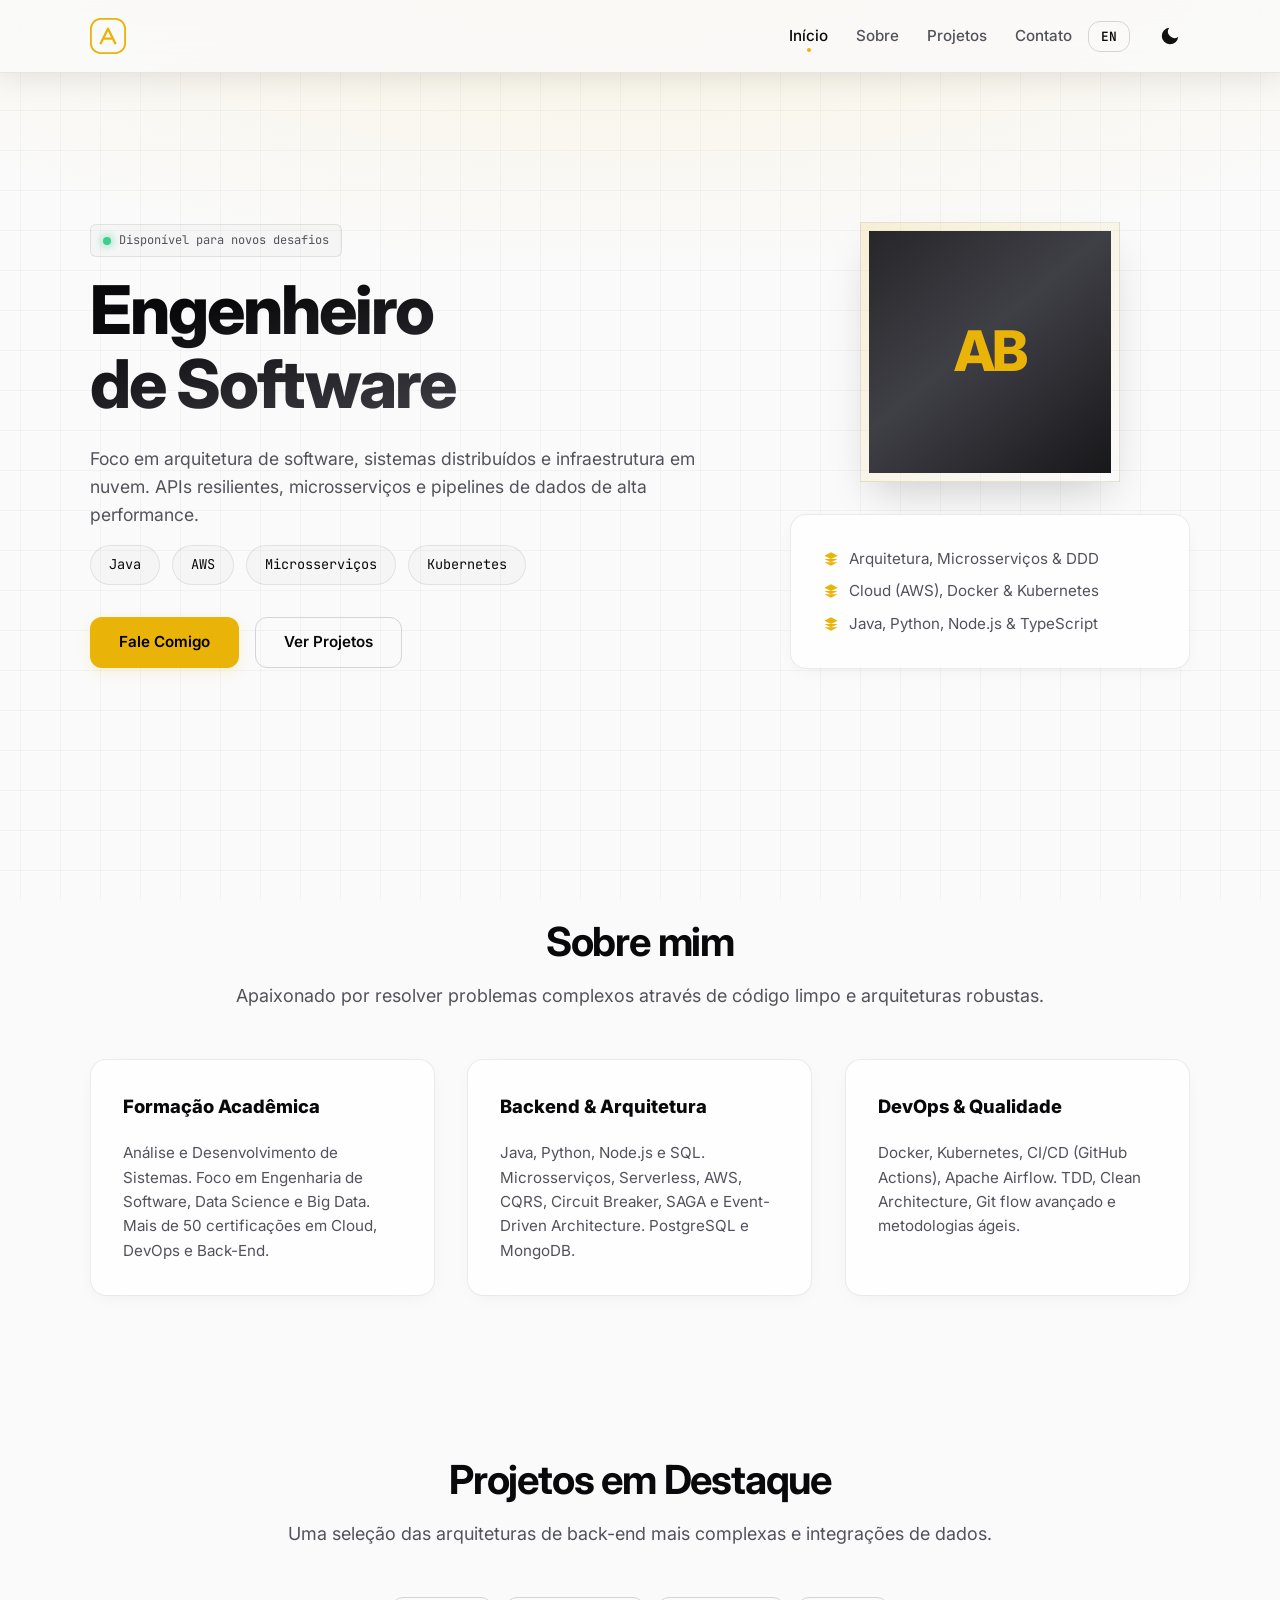
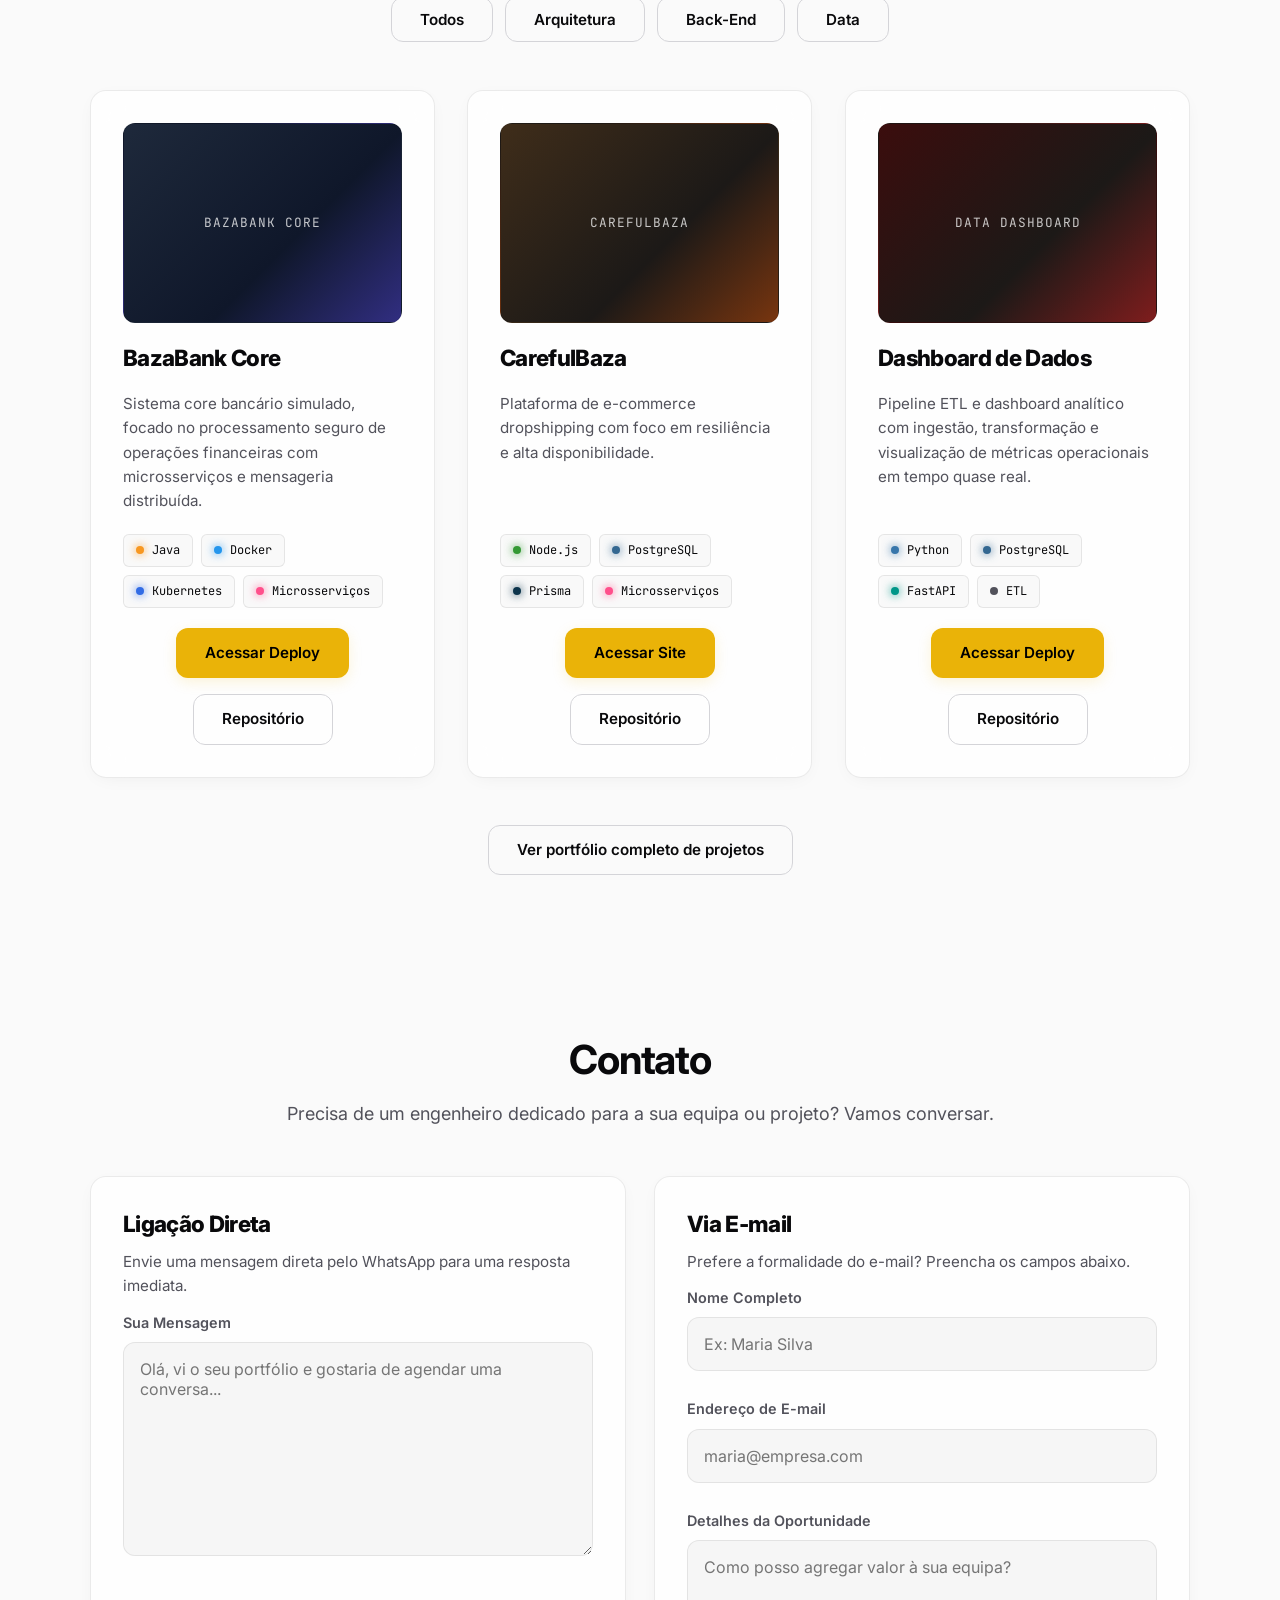
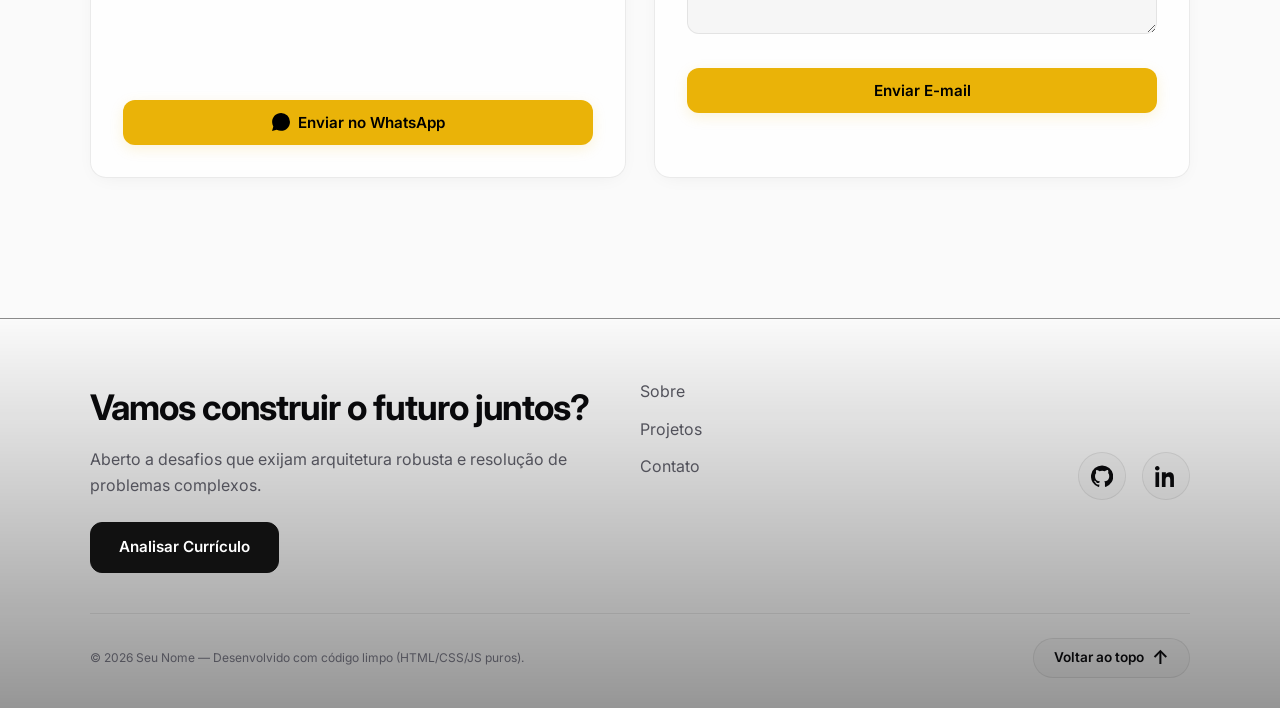
<file: index.html>
<!doctype html>
<html lang="pt-BR" data-theme="dark">
<head>
<meta charset="utf-8">
<meta name="viewport" content="width=device-width, initial-scale=1">
<title>Clone Visual — Portfólio Premium</title>
<link rel="preconnect" href="https://fonts.googleapis.com">
<link rel="preconnect" href="https://fonts.gstatic.com" crossorigin>
<link rel="stylesheet" href="https://fonts.googleapis.com/css2?family=Inter:wght@400;500;600;700;800&family=JetBrains+Mono:wght@400;600&display=swap">
<link rel="stylesheet" href="css/style.css">
</head>
<body>

<a class="skip-link" href="#inicio">Pular para conteúdo principal</a>

<!-- ===================== NAVBAR ===================== -->
<header class="navbar" role="banner">
  <div class="container inner">
    <a class="brand" href="#inicio" aria-label="Ir para o início">
      <svg class="logo" viewBox="0 0 40 40" aria-hidden="true">
        <rect x="1" y="1" width="38" height="38" rx="11" fill="none" stroke="var(--primary)" stroke-width="2"/>
        <path d="M12 28 L20 12 L28 28 M15.5 23 H24.5" fill="none" stroke="var(--primary)" stroke-width="2.6" stroke-linecap="round" stroke-linejoin="round"/>
      </svg>
    </a>

    <nav class="nav-links" id="nav-links" aria-label="Navegação Principal">
      <a href="#inicio"   data-i18n="nav-home"     class="active" aria-current="page">Início</a>
      <a href="#sobre"    data-i18n="nav-about">Sobre</a>
      <a href="#projetos" data-i18n="nav-projects">Projetos</a>
      <a href="#contato"  data-i18n="nav-contact">Contato</a>
    </nav>

    <button id="lang-toggle" class="btn secondary" type="button" aria-label="Alternar idioma">EN</button>

    <button id="theme-toggle" class="theme-toggle" type="button" aria-label="Alternar para tema claro">
      <svg class="sun" viewBox="0 0 24 24" fill="none" stroke="currentColor" stroke-width="2" stroke-linecap="round" stroke-linejoin="round" aria-hidden="true">
        <circle cx="12" cy="12" r="4"></circle>
        <path d="M12 2v2M12 20v2M4.93 4.93l1.41 1.41M17.66 17.66l1.41 1.41M2 12h2M20 12h2M4.93 19.07l1.41-1.41M17.66 6.34l1.41-1.41"></path>
      </svg>
      <svg class="moon" viewBox="0 0 24 24" fill="currentColor" aria-hidden="true">
        <path d="M21 12.79A9 9 0 1111.21 3 7 7 0 0021 12.79z"></path>
      </svg>
    </button>

    <button id="nav-toggle" class="nav-toggle" type="button" aria-controls="nav-links" aria-expanded="false" aria-label="Abrir menu">
      <svg viewBox="0 0 24 24" fill="none" stroke="currentColor" stroke-width="2" stroke-linecap="round" stroke-linejoin="round" aria-hidden="true">
        <path d="M3 6h18M3 12h18M3 18h18"></path>
      </svg>
    </button>
  </div>
</header>

<main>
  <!-- ===================== HERO ===================== -->
  <section id="inicio" class="hero container" aria-label="Apresentação">
    <div class="reveal intro">
      <span class="tag" style="margin-bottom:16px;display:inline-flex;align-items:center;gap:8px">
        <span class="pulse-dot"></span>
        <span data-i18n="hero-badge">Disponível para novos desafios</span>
      </span>
      <h1 data-i18n="hero-title">Engenheiro de Software</h1>
      <p data-i18n="hero-desc">Foco em <strong>arquitetura de software</strong>, <strong>sistemas distribuídos</strong> e <strong>infraestrutura em nuvem</strong>. APIs resilientes, microsserviços e pipelines de dados de alta performance.</p>
      <div class="kpis">
        <span class="kpi">Java</span>
        <span class="kpi">AWS</span>
        <span class="kpi">Microsserviços</span>
        <span class="kpi">Kubernetes</span>
      </div>
      <div class="hero-ctas">
        <a class="btn" href="#contato" data-i18n="hero-btn-talk">Fale Comigo</a>
        <a class="btn secondary" href="#projetos" data-i18n="hero-btn-cv">Ver Projetos</a>
      </div>
    </div>

    <aside class="hero-side reveal">
      <div class="avatar" aria-hidden="true"><div class="photo">AB</div></div>
      <div class="card">
        <ul class="stack-list">
          <li><svg viewBox="0 0 24 24" width="16" height="16" fill="var(--primary)" aria-hidden="true"><path d="M12 2L2 7l10 5 10-5-10-5zM2 17l10 5 10-5M2 12l10 5 10-5"></path></svg><span data-i18n="stack-1">Arquitetura, Microsserviços &amp; DDD</span></li>
          <li><svg viewBox="0 0 24 24" width="16" height="16" fill="var(--primary)" aria-hidden="true"><path d="M12 2L2 7l10 5 10-5-10-5zM2 17l10 5 10-5M2 12l10 5 10-5"></path></svg><span data-i18n="stack-2">Cloud (AWS), Docker &amp; Kubernetes</span></li>
          <li><svg viewBox="0 0 24 24" width="16" height="16" fill="var(--primary)" aria-hidden="true"><path d="M12 2L2 7l10 5 10-5-10-5zM2 17l10 5 10-5M2 12l10 5 10-5"></path></svg><span data-i18n="stack-3">Java, Python, Node.js &amp; TypeScript</span></li>
        </ul>
      </div>
    </aside>
  </section>

  <!-- ===================== SOBRE ===================== -->
  <section id="sobre" class="section" aria-labelledby="sobre-title">
    <div class="container">
      <h2 id="sobre-title" class="reveal" data-i18n="about-title">Sobre mim</h2>
      <p class="sub reveal" data-i18n="about-sub">Apaixonado por resolver problemas complexos através de código limpo e arquiteturas robustas.</p>
      <div class="grid cards">
        <div class="card reveal">
          <strong data-i18n="about-c1-t">Formação Acadêmica</strong>
          <p data-i18n="about-c1-d">Análise e Desenvolvimento de Sistemas. Foco em Engenharia de Software, Data Science e Big Data. Mais de 50 certificações em Cloud, DevOps e Back-End.</p>
        </div>
        <div class="card reveal">
          <strong data-i18n="about-c2-t">Backend &amp; Arquitetura</strong>
          <p data-i18n="about-c2-d">Java, Python, Node.js e SQL. Microsserviços, Serverless, AWS, CQRS, Circuit Breaker, SAGA e Event-Driven Architecture. PostgreSQL e MongoDB.</p>
        </div>
        <div class="card reveal">
          <strong data-i18n="about-c3-t">DevOps &amp; Qualidade</strong>
          <p data-i18n="about-c3-d">Docker, Kubernetes, CI/CD (GitHub Actions), Apache Airflow. TDD, Clean Architecture, Git flow avançado e metodologias ágeis.</p>
        </div>
      </div>
    </div>
  </section>

  <!-- ===================== PROJETOS ===================== -->
  <section id="projetos" class="section" aria-labelledby="projetos-title">
    <div class="container">
      <h2 id="projetos-title" class="reveal" data-i18n="proj-title">Projetos em Destaque</h2>
      <p class="sub reveal" data-i18n="proj-sub">Uma seleção das arquiteturas de back-end mais complexas e integrações de dados.</p>

      <div id="project-filters" class="reveal" role="group" aria-label="Filtrar projetos">
        <button class="btn secondary active" type="button" data-filter="all"          data-i18n="f-all">Todos</button>
        <button class="btn secondary"        type="button" data-filter="architecture" data-i18n="f-arch">Arquitetura</button>
        <button class="btn secondary"        type="button" data-filter="backend"      data-i18n="f-back">Back-End</button>
        <button class="btn secondary"        type="button" data-filter="data"         data-i18n="f-data">Data</button>
      </div>

      <div class="grid cards">
        <article class="card project-card reveal" data-project="bazabank" data-tags="backend architecture">
          <div class="thumb" style="background:linear-gradient(135deg,#1e293b,#0f172a 60%,#312e81)">BazaBank Core</div>
          <h3 data-i18n="p1-t">BazaBank Core</h3>
          <p data-i18n="p1-d">Sistema core bancário simulado, focado no processamento seguro de operações financeiras com microsserviços e mensageria distribuída.</p>
          <div class="project-meta">
            <span class="tag skill indentificador Java">Java</span>
            <span class="tag skill indentificador Docker">Docker</span>
            <span class="tag skill indentificador Kubernetes">Kubernetes</span>
            <span class="tag skill indentificador Micro">Microsserviços</span>
          </div>
          <div class="actions">
            <a class="btn" href="#" data-i18n="btn-deploy">Acessar Deploy</a>
            <a class="btn secondary" href="#" data-i18n="btn-repo">Repositório</a>
          </div>
        </article>

        <article class="card project-card reveal" data-project="carefulbaza" data-tags="backend architecture">
          <div class="thumb" style="background:linear-gradient(135deg,#3f2d1a,#1c1917 60%,#78350f)">CarefulBaza</div>
          <h3 data-i18n="p2-t">CarefulBaza</h3>
          <p data-i18n="p2-d">Plataforma de e-commerce dropshipping com foco em resiliência e alta disponibilidade.</p>
          <div class="project-meta">
            <span class="tag skill indentificador Node">Node.js</span>
            <span class="tag skill indentificador PostgreSQL">PostgreSQL</span>
            <span class="tag skill indentificador Prisma">Prisma</span>
            <span class="tag skill indentificador Micro">Microsserviços</span>
          </div>
          <div class="actions">
            <a class="btn" href="#" data-i18n="btn-site">Acessar Site</a>
            <a class="btn secondary" href="#" data-i18n="btn-repo">Repositório</a>
          </div>
        </article>

        <article class="card project-card reveal" data-project="dashboard" data-tags="data backend">
          <div class="thumb" style="background:linear-gradient(135deg,#3b0d0d,#1c1917 60%,#7f1d1d)">Data Dashboard</div>
          <h3 data-i18n="p3-t">Dashboard de Dados</h3>
          <p data-i18n="p3-d">Pipeline ETL e dashboard analítico com ingestão, transformação e visualização de métricas operacionais em tempo quase real.</p>
          <div class="project-meta">
            <span class="tag skill indentificador Python">Python</span>
            <span class="tag skill indentificador PostgreSQL">PostgreSQL</span>
            <span class="tag skill indentificador FastAPI">FastAPI</span>
            <span class="tag skill">ETL</span>
          </div>
          <div class="actions">
            <a class="btn" href="#" data-i18n="btn-deploy">Acessar Deploy</a>
            <a class="btn secondary" href="#" data-i18n="btn-repo">Repositório</a>
          </div>
        </article>
      </div>

      <div class="actions project-actions reveal">
        <a class="btn secondary" href="#" data-i18n="proj-all">Ver portfólio completo de projetos</a>
      </div>
    </div>
  </section>

  <!-- ===================== CONTATO ===================== -->
  <section id="contato" class="section" aria-labelledby="contato-title">
    <div class="container">
      <h2 id="contato-title" class="reveal" data-i18n="contact-title">Contato</h2>
      <p class="sub reveal" data-i18n="contact-sub">Precisa de um engenheiro dedicado para a sua equipa ou projeto? Vamos conversar.</p>

      <div class="contact-grid reveal">
        <aside class="card contact-card" id="whats-card" data-whatsapp="5511999999999">
          <div class="content">
            <h3 data-i18n="wpp-title">Ligação Direta</h3>
            <p class="desc" data-i18n="wpp-desc">Envie uma mensagem direta pelo WhatsApp para uma resposta imediata.</p>
            <div class="field">
              <label for="whats-message" data-i18n="lbl-msg2">Sua Mensagem</label>
              <textarea id="whats-message" rows="9" placeholder="Olá, vi o seu portfólio e gostaria de agendar uma conversa..."></textarea>
            </div>
          </div>
          <div class="actions">
            <button class="btn" type="button" id="whats-send">
              <svg viewBox="0 0 24 24" width="18" height="18" fill="currentColor" aria-hidden="true"><path d="M17.472 14.382c-.297-.149-1.758-.867-2.03-.967-.273-.099-.471-.148-.67.15-.197.297-.767.966-.94 1.164-.173.199-.347.223-.644.075-.297-.15-1.255-.463-2.39-1.475-.883-.788-1.48-1.761-1.653-2.059-.173-.297-.018-.458.13-.606.134-.133.298-.347.446-.52.149-.174.198-.298.298-.497.099-.198.05-.371-.025-.52-.075-.149-.669-1.612-.916-2.207-.242-.579-.487-.5-.669-.51a12.8 12.8 0 0 0-.57-.01c-.198 0-.52.074-.792.372-.272.297-1.04 1.016-1.04 2.479 0 1.462 1.065 2.875 1.213 3.074.149.198 2.096 3.2 5.077 4.487.709.306 1.262.489 1.694.625.712.227 1.36.195 1.871.118.571-.085 1.758-.719 2.006-1.413.248-.694.248-1.289.173-1.413-.074-.124-.272-.198-.57-.347M12.05 0C5.495 0 .16 5.335.157 11.892c0 2.096.547 4.142 1.588 5.945L.057 24l6.305-1.654a11.882 11.882 0 0 0 5.683 1.448h.005c6.554 0 11.89-5.335 11.893-11.893A11.821 11.821 0 0 0 12.05 0"></path></svg>
              <span data-i18n="wpp-btn">Enviar no WhatsApp</span>
            </button>
          </div>
        </aside>

        <form id="contact-form" class="card contact-card" novalidate data-email-to="voce@exemplo.com" aria-label="Formulário de Contato">
          <div class="content">
            <h3 data-i18n="mail-title">Via E-mail</h3>
            <p class="desc" data-i18n="mail-desc">Prefere a formalidade do e-mail? Preencha os campos abaixo.</p>
            <div class="field">
              <label for="name" data-i18n="lbl-name">Nome Completo</label>
              <input id="name" name="name" type="text" autocomplete="name" required aria-required="true" aria-invalid="false" aria-describedby="contact-error" placeholder="Ex: Maria Silva">
            </div>
            <div class="field">
              <label for="email" data-i18n="lbl-email">Endereço de E-mail</label>
              <input id="email" name="email" type="email" autocomplete="email" required aria-required="true" aria-invalid="false" aria-describedby="contact-error" placeholder="maria@empresa.com">
            </div>
            <div class="field">
              <label for="message" data-i18n="lbl-msg">Detalhes da Oportunidade</label>
              <textarea id="message" name="message" rows="3" required aria-required="true" aria-invalid="false" aria-describedby="contact-error" placeholder="Como posso agregar valor à sua equipa?"></textarea>
            </div>
          </div>
          <div class="actions">
            <button class="btn" type="submit"><span data-i18n="btn-send">Enviar E-mail</span></button>
            <div class="status">
              <div class="success" id="contact-success" role="status" aria-live="polite" data-i18n="msg-ok">Excelente! Mensagem encaminhada com sucesso.</div>
              <div class="error" id="contact-error" role="alert" data-i18n="msg-err">Por favor, verifique se todos os campos estão preenchidos corretamente.</div>
            </div>
          </div>
        </form>
      </div>
    </div>
  </section>
</main>

<!-- ===================== FOOTER ===================== -->
<footer class="footer" role="contentinfo">
  <div class="container top">
    <div class="cta">
      <h3 data-i18n="footer-title">Vamos construir o futuro juntos?</h3>
      <p data-i18n="footer-desc">Aberto a desafios que exijam arquitetura robusta e resolução de problemas complexos.</p>
      <div class="actions" style="margin-top:24px;justify-content:flex-start">
        <a class="btn light" href="#contato" data-i18n="footer-btn">Analisar Currículo</a>
      </div>
    </div>
    <nav class="sitemap" aria-label="Mapa do site">
      <a href="#sobre"    data-i18n="nav-about">Sobre</a>
      <a href="#projetos" data-i18n="nav-projects">Projetos</a>
      <a href="#contato"  data-i18n="nav-contact">Contato</a>
    </nav>
    <div class="social" aria-label="Perfis sociais">
      <a href="#" aria-label="GitHub" title="GitHub">
        <svg viewBox="0 0 24 24" aria-hidden="true"><path d="M12 .5a12 12 0 0 0-3.79 23.39c.6.11.82-.26.82-.58v-2.02c-3.34.73-4.04-1.61-4.04-1.61-.55-1.41-1.35-1.79-1.35-1.79-1.1-.75.08-.74.08-.74 1.22.09 1.86 1.26 1.86 1.26 1.08 1.86 2.83 1.32 3.52 1.01.11-.79.42-1.32.76-1.62-2.66-.3-5.46-1.33-5.46-5.9 0-1.3.47-2.36 1.25-3.19-.13-.3-.54-1.52.12-3.16 0 0 1.02-.33 3.34 1.22a11.6 11.6 0 0 1 6.08 0c2.31-1.55 3.33-1.22 3.33-1.22.67 1.64.26 2.86.13 3.16.78.83 1.25 1.89 1.25 3.19 0 4.58-2.81 5.59-5.49 5.89.43.37.81 1.1.81 2.22v3.29c0 .32.22.7.83.58A12 12 0 0 0 12 .5z"></path></svg>
      </a>
      <a href="#" aria-label="LinkedIn" title="LinkedIn">
        <svg viewBox="0 0 24 24" aria-hidden="true"><path d="M4.98 3.5C4.98 4.88 3.86 6 2.5 6S0 4.88 0 3.5 1.12 1 2.5 1 4.98 2.12 4.98 3.5zM.5 8h4V24h-4V8zm7.5 0h3.84v2.18h.05c.54-1.02 1.87-2.18 3.86-2.18 4.13 0 4.89 2.72 4.89 6.27V24h-4v-7.15c0-1.7-.03-3.9-2.38-3.9-2.39 0-2.76 1.86-2.76 3.78V24h-4V8z"></path></svg>
      </a>
    </div>
  </div>
  <div class="container bottom">
    <small>© <span data-year>2026</span> Seu Nome — <span data-i18n="footer-copy">Desenvolvido com código limpo (HTML/CSS/JS puros).</span></small>
    <small><a href="#inicio" class="back-top" data-i18n="footer-back">Voltar ao topo</a></small>
  </div>
</footer>

<script src="js/script.js" defer></script>
</body>
</html>
</file>
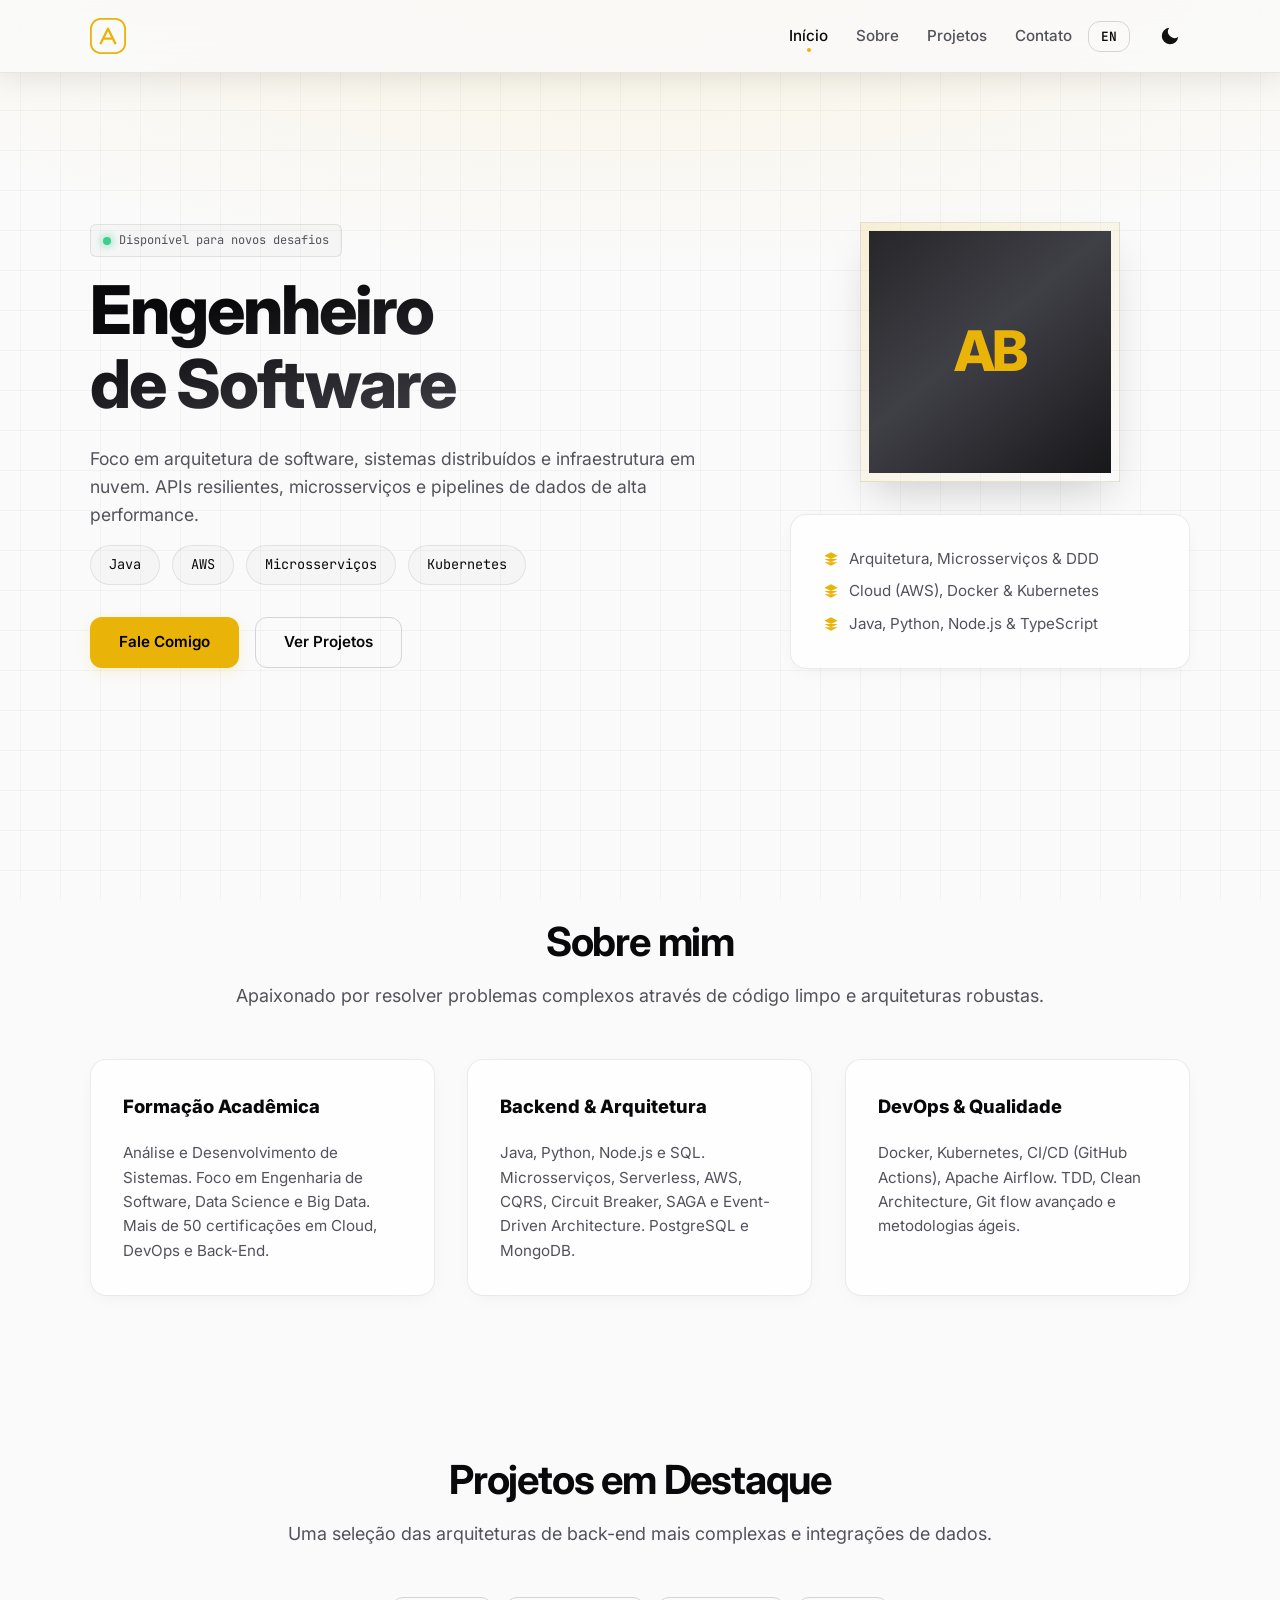
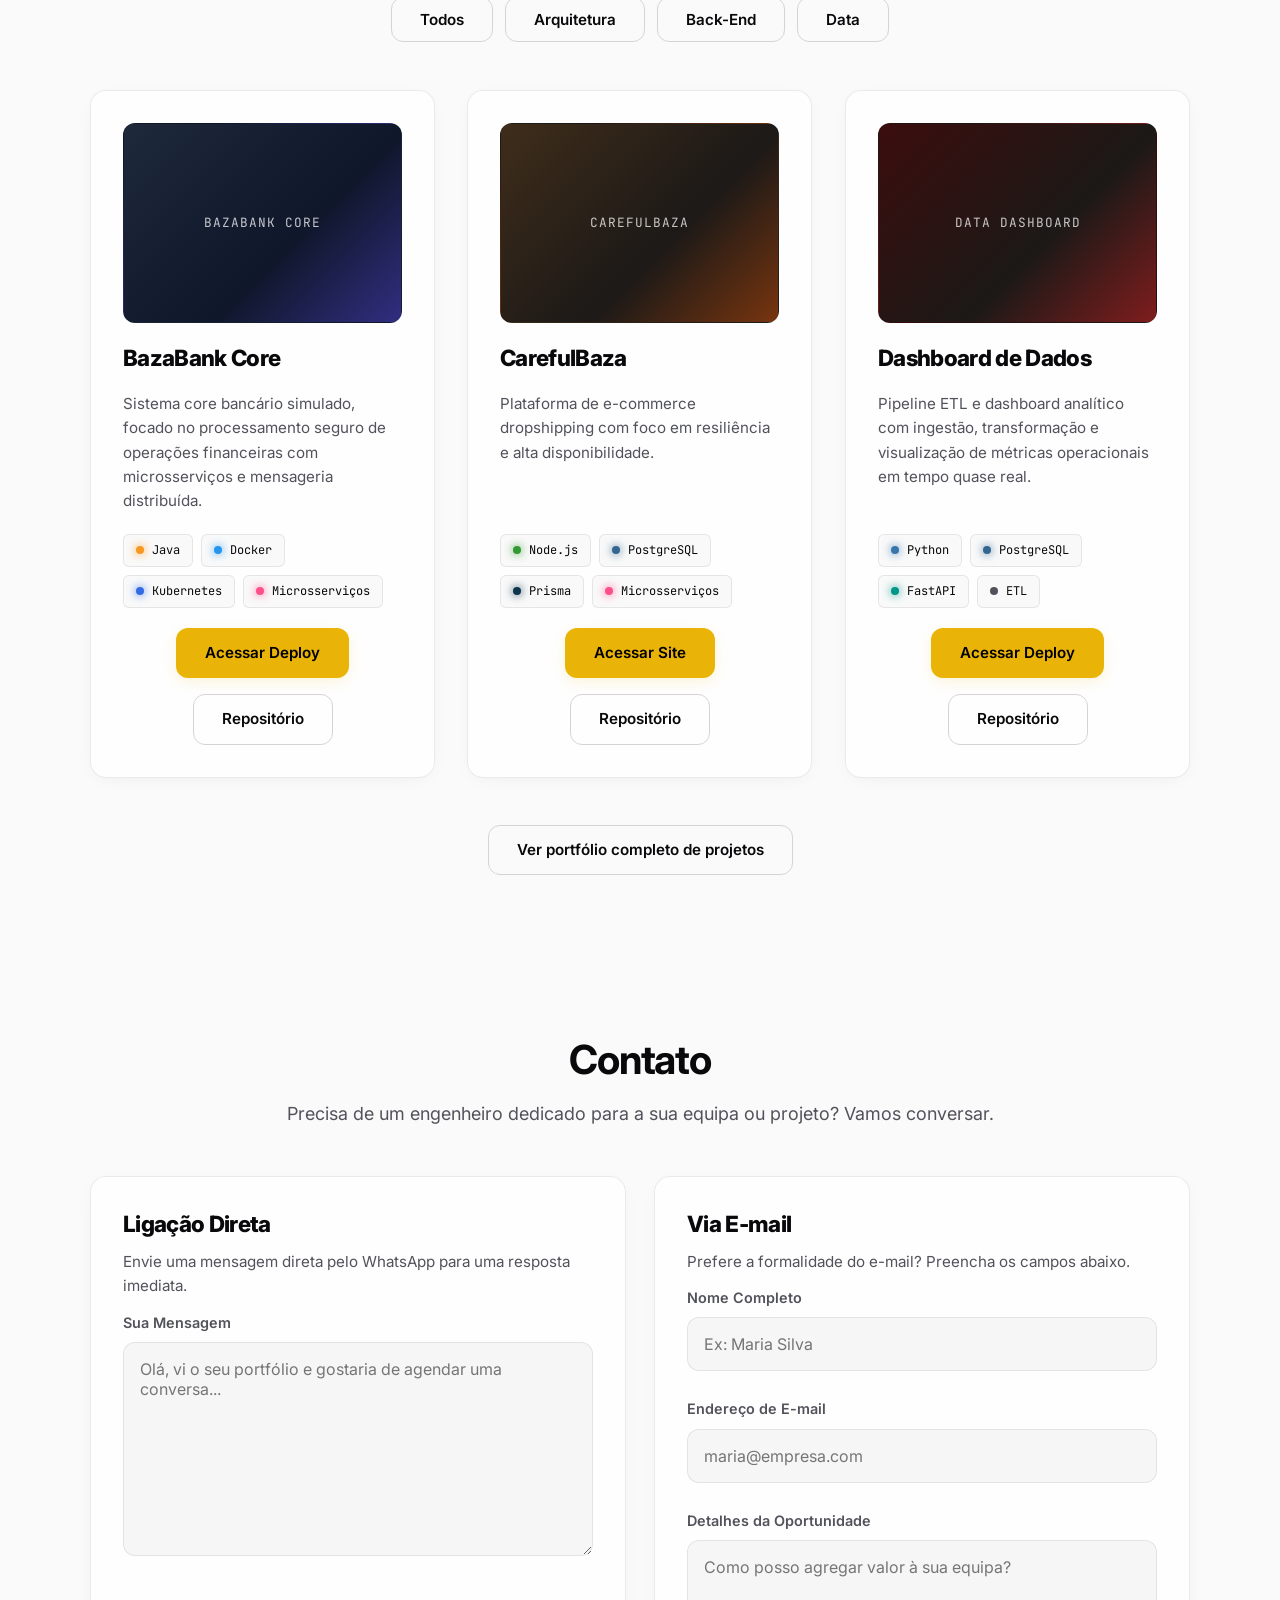
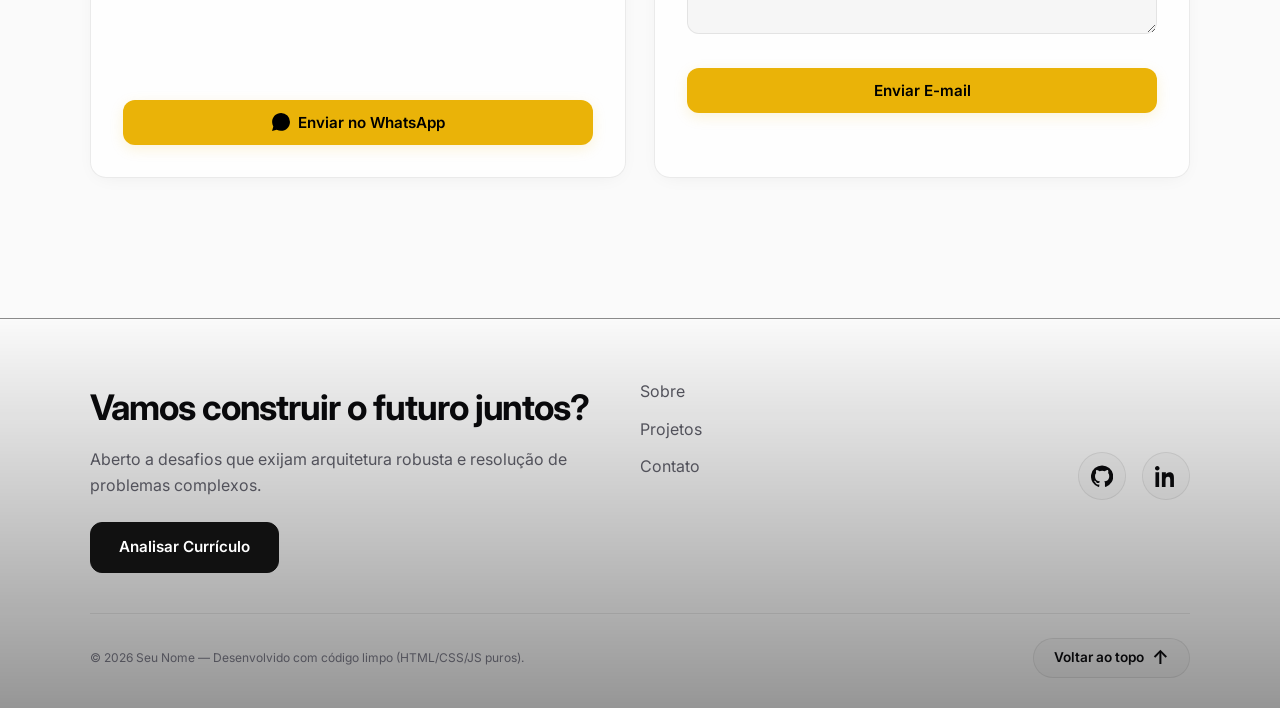
<file: replica.html>
<!doctype html>
<html lang="pt-BR" data-theme="dark">
<head>
<meta charset="utf-8">
<meta name="viewport" content="width=device-width, initial-scale=1">
<title>Clone Visual — Portfólio Premium</title>
<link rel="preconnect" href="https://fonts.googleapis.com">
<link rel="preconnect" href="https://fonts.gstatic.com" crossorigin>
<link rel="stylesheet" href="https://fonts.googleapis.com/css2?family=Inter:wght@400;500;600;700;800&family=JetBrains+Mono:wght@400;600&display=swap">
<style>
/* ============================================================ */
/* 1. DESIGN TOKENS (Dark-first)                                */
/* ============================================================ */
:root{
  --bg-base:#09090b; --bg-soft:#18181b;
  --text-main:#f4f4f5; --text-muted:#a1a1aa;
  --primary:#FACC15; --primary-glow:rgba(250,204,21,.15); --secondary:#EAB308;
  --card-bg:rgba(24,24,27,.65); --glass:rgba(255,255,255,.03);
  --border-light:rgba(255,255,255,.08); --border-hover:rgba(250,204,21,.3);
  --radius:16px;
  --shadow-base:0 8px 30px rgba(0,0,0,.5);
  --shadow-hover:0 20px 40px rgba(0,0,0,.8);
  --grid-color:rgba(255,255,255,.03);
  --ease-spring:cubic-bezier(.175,.885,.32,1.275);
  --ease-out:cubic-bezier(.165,.84,.44,1);
}
:root[data-theme="light"]{
  --bg-base:#fafafa; --bg-soft:#ffffff;
  --text-main:#09090b; --text-muted:#52525b;
  --primary:#eab308; --primary-glow:rgba(234,179,8,.15);
  --card-bg:rgba(255,255,255,.8); --glass:rgba(0,0,0,.02);
  --border-light:rgba(0,0,0,.08); --border-hover:rgba(234,179,8,.4);
  --grid-color:rgba(0,0,0,.03);
  --shadow-base:0 4px 20px -8px rgba(0,0,0,.08);
  --shadow-hover:0 20px 40px -12px rgba(0,0,0,.18);
}

/* ============================================================ */
/* 2. RESET / BASE / A11Y                                       */
/* ============================================================ */
*{box-sizing:border-box;margin:0;padding:0}
html{scroll-behavior:smooth;scroll-padding-top:100px}
body{
  background-color:var(--bg-base);
  background-image:
    radial-gradient(ellipse 80% 50% at 50% -20%, var(--primary-glow), transparent),
    linear-gradient(var(--grid-color) 1px, transparent 1px),
    linear-gradient(90deg, var(--grid-color) 1px, transparent 1px);
  background-size:100% 100%,40px 40px,40px 40px;
  background-position:top center,center center,center center;
  background-attachment:fixed;
  color:var(--text-main);
  font-family:'Inter',-apple-system,BlinkMacSystemFont,"Segoe UI",Roboto,Helvetica,Arial,sans-serif;
  line-height:1.6; overflow-x:hidden;
  -webkit-font-smoothing:antialiased; -moz-osx-font-smoothing:grayscale;
  transition:background-color .4s ease,color .4s ease;
}
:focus:not(:focus-visible){outline:none}
:focus-visible{outline:2px solid var(--primary);outline-offset:4px;border-radius:4px}
::-webkit-scrollbar{width:8px}
::-webkit-scrollbar-track{background:var(--bg-base)}
::-webkit-scrollbar-thumb{background:#3f3f46;border-radius:10px;border:2px solid var(--bg-base)}
::-webkit-scrollbar-thumb:hover{background:var(--primary)}
::selection{background:var(--primary);color:#000}
.container{width:min(1100px,92%);margin:0 auto}
img{max-width:100%;display:block}

/* ============================================================ */
/* 3. TIPOGRAFIA FLUIDA                                         */
/* ============================================================ */
h1,h2,h3{letter-spacing:-.03em;text-wrap:balance;display:block;margin-top:0}
h1{
  font-size:clamp(2.5rem,6vw,4.2rem); font-weight:800; line-height:1.1; margin-bottom:24px;
  background:linear-gradient(to right bottom,#ffffff 20%,#a1a1aa);
  -webkit-background-clip:text;background-clip:text;-webkit-text-fill-color:transparent;
}
:root[data-theme="light"] h1{background:linear-gradient(to right bottom,#09090b 20%,#52525b);-webkit-background-clip:text;background-clip:text}
h2{font-size:clamp(1.75rem,4vw,2.5rem);font-weight:700;line-height:1.2;margin-bottom:16px}
.sub{font-size:1.125rem;color:var(--text-muted);display:block;margin-bottom:48px;line-height:1.6}
.section{padding:80px 0}
.section h2,.section .sub{text-align:center}

/* ============================================================ */
/* 4. NAVBAR                                                    */
/* ============================================================ */
.navbar{
  position:sticky;top:0;z-index:100;
  background:color-mix(in srgb,var(--bg-base) 80%,transparent);
  backdrop-filter:blur(20px);-webkit-backdrop-filter:blur(20px);
  border-bottom:1px solid var(--border-light);
  box-shadow:0 4px 30px rgba(0,0,0,.1);
  transition:all .3s ease;
}
.navbar .inner{display:flex;align-items:center;padding:16px 0}
.brand{display:inline-flex;text-decoration:none}
.brand .logo{width:36px;height:36px;transition:transform .4s var(--ease-spring)}
.brand:hover .logo{transform:scale(1.15) rotate(8deg)}

.nav-links{display:flex;gap:28px;align-items:center;margin-left:auto}
.nav-links a{position:relative;color:var(--text-muted);text-decoration:none;font-weight:500;font-size:.95rem;transition:color .3s ease}
.nav-links a:hover,.nav-links a.active{color:var(--text-main)}
.nav-links a::after{
  content:"";position:absolute;left:50%;bottom:-4px;width:4px;height:4px;border-radius:50%;
  background:var(--primary);transform:translateX(-50%) scale(0);
  transition:transform .3s var(--ease-spring);
}
.nav-links a:hover::after,.nav-links a.active::after{transform:translateX(-50%) scale(1)}

#lang-toggle{padding:6px 12px!important;margin-left:16px;font-family:'JetBrains Mono',monospace;font-size:.8rem}

.theme-toggle{
  position:relative;width:40px;height:40px;display:inline-flex;align-items:center;justify-content:center;
  margin-left:20px;background:none;border:none;cursor:pointer;color:var(--text-main);
  border-radius:10px;transition:background .3s ease;
}
.theme-toggle:hover{background:var(--glass);color:var(--primary)}
.theme-toggle svg{position:absolute;inset:0;margin:auto;width:22px;height:22px;transition:opacity .3s ease,transform .5s cubic-bezier(.2,.8,.2,1)}
.theme-toggle .sun{opacity:1;transform:rotate(0)}
.theme-toggle .moon{opacity:0;transform:rotate(-90deg)}
:root[data-theme="light"] .theme-toggle .sun{opacity:0;transform:rotate(90deg)}
:root[data-theme="light"] .theme-toggle .moon{opacity:1;transform:rotate(0)}
:root[data-theme="light"] .theme-toggle{color:#111}

.nav-toggle{display:none;background:transparent;border:0;padding:8px 12px;border-radius:12px;color:var(--text-main);cursor:pointer}
.nav-toggle svg{width:24px;height:24px;stroke:currentColor}

@media (max-width:820px){
  .nav-toggle{display:flex;align-items:center;justify-content:center;background:var(--glass);border:1px solid var(--border-light)}
  #lang-toggle{margin-left:auto}
  .theme-toggle{margin-left:8px;margin-right:12px}
  .nav-links{
    position:absolute;top:75px;left:16px;right:16px;
    background:var(--bg-soft);backdrop-filter:blur(24px);-webkit-backdrop-filter:blur(24px);
    border:1px solid var(--border-light);border-radius:20px;padding:24px;
    flex-direction:column;gap:20px;box-shadow:var(--shadow-hover);
    opacity:0;visibility:hidden;transform:translateY(-10px);
    transition:all .4s var(--ease-spring);margin-left:0;
  }
  .nav-links.open{opacity:1;visibility:visible;transform:translateY(0)}
}

/* ============================================================ */
/* 5. GRIDS                                                     */
/* ============================================================ */
.grid{display:grid;gap:24px}
.grid.cards{grid-template-columns:repeat(auto-fill,minmax(320px,1fr));gap:32px}
#project-filters{margin-bottom:48px;display:flex;justify-content:center;gap:12px;flex-wrap:wrap}

/* ============================================================ */
/* 6. CARD COM SPOTLIGHT                                        */
/* ============================================================ */
.card{
  position:relative;background:var(--card-bg);
  backdrop-filter:blur(16px);-webkit-backdrop-filter:blur(16px);
  border:1px solid var(--border-light);border-radius:var(--radius);
  padding:32px;box-shadow:var(--shadow-base);
  display:flex;flex-direction:column;gap:20px;
  justify-content:flex-start;align-items:stretch;overflow:hidden;
  transition:transform .4s var(--ease-spring),border-color .4s ease,box-shadow .4s ease,opacity .4s ease;
  will-change:transform;
}
.card::before{
  content:"";position:absolute;inset:0;z-index:0;pointer-events:none;opacity:0;
  background:radial-gradient(600px circle at var(--mx,50%) var(--my,50%),rgba(250,204,21,.08),transparent 40%);
  transition:opacity .5s ease;
}
.card:hover{transform:translateY(-8px);border-color:var(--border-hover);box-shadow:var(--shadow-hover),inset 0 1px 0 rgba(255,255,255,.1)}
.card:hover::before{opacity:1}
.card>*{position:relative;z-index:1;margin:0}
.card h3{font-size:1.4rem;font-weight:800;color:var(--text-main);line-height:1.3}
.card strong{font-size:1.15rem;font-weight:800;color:var(--text-main)}
.card p{color:var(--text-muted);font-size:.95rem;line-height:1.6;flex-grow:1}
.card .btn,.card .actions{margin-top:auto;align-self:flex-start}

.project-card .thumb{
  width:100%;height:200px;border-radius:12px;border:1px solid var(--border-light);
  transition:transform .6s var(--ease-out);
  display:flex;align-items:center;justify-content:center;
  font-family:'JetBrains Mono',monospace;font-size:.8rem;color:rgba(255,255,255,.75);
  letter-spacing:.08em;text-transform:uppercase;
}
.project-card:hover .thumb{transform:scale(1.03)}
.project-meta{display:flex;gap:8px;flex-wrap:wrap}

.stack-list{list-style:none;display:flex;flex-direction:column;gap:8px;font-size:.95rem;color:var(--text-muted)}
.stack-list li{display:flex;align-items:center;gap:10px}

/* ============================================================ */
/* 7. BOTÕES                                                    */
/* ============================================================ */
.actions{display:flex;gap:16px;flex-wrap:wrap}
.section .actions{justify-content:center}
.project-actions{margin-top:48px}

.btn{
  display:inline-flex;align-items:center;justify-content:center;gap:8px;
  padding:12px 28px;font-weight:600;font-size:.95rem;border-radius:12px;
  font-family:inherit;text-decoration:none;cursor:pointer;
  transition:all .3s var(--ease-spring);
  border:1px solid transparent;overflow:hidden;position:relative;
}
.btn::after{
  content:"";position:absolute;inset:0;pointer-events:none;opacity:0;
  background:radial-gradient(120px circle at var(--mx,50%) var(--my,50%),rgba(255,255,255,.25),transparent 60%);
  transition:opacity .3s ease;
}
.btn:hover::after{opacity:1}

.btn:not(.secondary):not(.light){background:var(--primary);color:#000;box-shadow:0 4px 14px var(--primary-glow)}
.btn:not(.secondary):not(.light):hover{transform:translateY(-3px);box-shadow:0 8px 24px rgba(250,204,21,.4);background:#fde047}

.btn.secondary{background:var(--glass);color:var(--text-main);border:1px solid var(--border-light)}
.btn.secondary:hover{background:rgba(255,255,255,.05);border-color:var(--primary);transform:translateY(-3px)}
.btn.secondary.active{border-color:var(--primary);color:var(--primary);background:var(--primary-glow)}

.btn.light{background:#fff;color:#111;border-color:#fff}
.btn.light:hover{transform:translateY(-3px);box-shadow:0 8px 20px rgba(255,255,255,.15)}

:root[data-theme="light"] .btn.secondary{background:transparent;color:var(--text-main);border-color:#d4d4d8}
:root[data-theme="light"] .btn.secondary:hover{border-color:var(--text-main)}
:root[data-theme="light"] .btn.light{background:#111;color:#fff;border-color:#111}

/* estado disabled (adição ao original) */
.btn[disabled],.btn[aria-disabled="true"]{opacity:.45;cursor:not-allowed;pointer-events:none;filter:grayscale(.4);box-shadow:none;transform:none}

/* ============================================================ */
/* 8. TAGS / KPIs                                               */
/* ============================================================ */
.tag{
  font-family:'JetBrains Mono',monospace;font-size:.75rem;padding:6px 12px;border-radius:6px;
  background:var(--glass);border:1px solid var(--border-light);color:var(--text-muted);
}
.tag.skill{display:inline-flex;align-items:center;gap:8px;color:var(--text-main)}
.tag.skill::before{content:"";width:8px;height:8px;border-radius:50%;background:var(--pin,var(--text-muted));box-shadow:0 0 10px var(--pin,transparent)}

.kpis{display:flex;gap:12px;flex-wrap:wrap;margin-top:16px;margin-bottom:24px}
.kpi{
  padding:8px 18px;background:var(--glass);backdrop-filter:blur(12px);
  border:1px solid var(--border-light);border-radius:999px;
  font-family:'JetBrains Mono',monospace;font-size:.85rem;color:var(--text-main);
  box-shadow:inset 0 1px 0 rgba(255,255,255,.05);transition:all .3s ease;cursor:default;
}
.kpi:hover{border-color:var(--primary);color:var(--primary);background:var(--primary-glow);transform:translateY(-2px)}

.indentificador.Java{--pin:#f89820} .indentificador.Docker{--pin:#2496ED}
.indentificador.Kubernetes{--pin:#326CE5} .indentificador.PostgreSQL{--pin:#336791}
.indentificador.Node{--pin:#339933} .indentificador.Prisma{--pin:#0C344B}
.indentificador.Python{--pin:#3776AB} .indentificador.FastAPI{--pin:#009688}
.indentificador.React{--pin:#61DAFB} .indentificador.TypeScript{--pin:#3178C6}
.indentificador.AWS{--pin:#FF9900} .indentificador.Micro{--pin:#FF4F8B}
.indentificador.JavaScript{--pin:#F7DF1E}

/* ============================================================ */
/* 9. HERO + KEYFRAMES                                          */
/* ============================================================ */
.hero{padding:40px 0 60px;display:grid;grid-template-columns:1fr 400px;gap:60px;align-items:center;min-height:85vh}
.hero .intro p{color:var(--text-muted);font-size:1.1rem}
.hero-ctas{display:flex;gap:16px;margin-top:32px;flex-wrap:wrap}

@keyframes morph{
  0%{border-radius:40% 60% 70% 30%/40% 40% 60% 50%}
  34%{border-radius:70% 30% 50% 50%/30% 30% 70% 70%}
  67%{border-radius:100% 60% 60% 100%/100% 100% 60% 60%}
  100%{border-radius:40% 60% 70% 30%/40% 40% 60% 50%}
}
@keyframes pulse{0%,100%{opacity:1;transform:scale(1)}50%{opacity:.4;transform:scale(.8)}}

.hero .avatar{
  width:260px;height:260px;padding:8px;border:1px solid var(--border-light);
  background:linear-gradient(135deg,var(--primary-glow),transparent);
  box-shadow:inset 0 0 20px rgba(255,255,255,.05),var(--shadow-hover);
  margin:0 auto 32px;overflow:hidden;animation:morph 8s ease-in-out infinite;
}
.hero .avatar .photo{
  width:100%;height:100%;border-radius:inherit;
  background:linear-gradient(140deg,#27272a,#3f3f46 45%,#18181b);
  display:flex;align-items:center;justify-content:center;
  font-size:3.5rem;font-weight:800;color:var(--primary);letter-spacing:-.05em;
}
.pulse-dot{width:8px;height:8px;border-radius:50%;background:#3ECF8E;box-shadow:0 0 10px #3ECF8E;animation:pulse 2s ease-in-out infinite}

@media (max-width:900px){
  .hero{grid-template-columns:1fr;gap:40px;padding-top:60px}
  .hero .avatar{margin:0 auto 24px;width:220px;height:220px}
}
@media (max-width:768px){
  .hero{text-align:center}
  .hero .intro p{margin:0 auto 32px}
  .hero-side{grid-row:1}
  .actions,.kpis,.hero-ctas{justify-content:center}
  .stack-list li{justify-content:center}
}

/* ============================================================ */
/* 10. FORMS                                                    */
/* ============================================================ */
.contact-grid{display:grid;gap:28px}
@media (min-width:800px){.contact-grid{grid-template-columns:repeat(2,minmax(0,1fr));align-items:stretch}}
.contact-card{height:100%}
.contact-card .content{display:grid;gap:12px}
.contact-card .desc{color:var(--text-muted);font-size:.95rem}
.contact-card .actions{margin-top:auto;width:100%}
.contact-card .btn{width:100%;justify-content:center}

.field{display:flex;flex-direction:column;gap:8px;margin-bottom:14px}
label{font-size:.9rem;font-weight:600;color:var(--text-muted)}
input,textarea{
  background:rgba(0,0,0,.3);color:var(--text-main);
  border:1px solid var(--border-light);border-radius:12px;padding:16px;
  font-family:inherit;font-size:1rem;transition:all .3s ease;
  box-shadow:inset 0 2px 4px rgba(0,0,0,.2);resize:vertical;
}
:root[data-theme="light"] input,:root[data-theme="light"] textarea{background:rgba(0,0,0,.03);box-shadow:none}
input:focus,textarea:focus{outline:none;background:rgba(0,0,0,.5);border-color:var(--primary);box-shadow:0 0 0 4px var(--primary-glow),inset 0 2px 4px rgba(0,0,0,.2)}
:root[data-theme="light"] input:focus,:root[data-theme="light"] textarea:focus{background:#fff}
input[aria-invalid="true"],textarea[aria-invalid="true"]{border-color:#ef4444}

.status{width:100%;display:flex;flex-direction:column;gap:12px;margin-top:16px}
.success,.error{display:none;padding:16px;border-radius:12px;font-weight:600;font-size:.95rem;text-align:center;width:100%}
.success{background:rgba(62,207,142,.15);color:#3ECF8E;border:1px solid rgba(62,207,142,.3)}
.error{background:rgba(239,68,68,.15);color:#ef4444;border:1px solid rgba(239,68,68,.3)}

/* ============================================================ */
/* 11. FOOTER                                                   */
/* ============================================================ */
.footer{padding:60px 0 30px;margin-top:60px;border-top:1px solid var(--border-light);background:linear-gradient(to bottom,transparent,rgba(0,0,0,.4))}
.footer .top{display:grid;grid-template-columns:2fr 1fr 1fr;gap:40px}
.footer .cta h3{font-size:2.2rem;margin-bottom:12px}
.footer .cta p{color:var(--text-muted)}
.footer .sitemap{display:flex;flex-direction:column;gap:12px}
.footer .sitemap a{color:var(--text-muted);text-decoration:none;transition:color .2s}
.footer .sitemap a:hover{color:var(--primary)}
.social{display:flex;gap:16px;align-items:center;justify-self:end}
.social a{width:48px;height:48px;display:flex;align-items:center;justify-content:center;border-radius:50%;background:var(--glass);border:1px solid var(--border-light);color:var(--text-main);transition:all .3s var(--ease-spring)}
.social a svg{width:22px;height:22px;fill:currentColor}
.social a:hover{background:var(--primary);color:#000;transform:translateY(-6px) scale(1.1);box-shadow:0 10px 20px var(--primary-glow)}
.footer .bottom{margin-top:40px;padding-top:24px;border-top:1px solid var(--border-light);display:flex;justify-content:space-between;align-items:center;color:var(--text-muted);font-size:.9rem;flex-wrap:wrap;gap:16px}
.footer .bottom a.back-top{
  display:inline-flex;align-items:center;gap:8px;padding:8px 20px;
  background:var(--glass);border:1px solid var(--border-light);border-radius:999px;
  color:var(--text-main);text-decoration:none;font-weight:600;font-size:.85rem;
  transition:all .3s var(--ease-spring);
}
.footer .bottom a.back-top::after{content:"↑";font-size:1.2rem;line-height:1;transition:transform .3s ease}
.footer .bottom a.back-top:hover{background:var(--primary);color:#000;border-color:var(--primary);transform:translateY(-4px);box-shadow:0 8px 20px var(--primary-glow)}
.footer .bottom a.back-top:hover::after{transform:translateY(-3px)}
@media (max-width:768px){
  .footer .top{grid-template-columns:1fr;text-align:center;gap:40px}
  .footer .social{justify-content:center;justify-self:center}
  .footer .bottom{flex-direction:column;text-align:center}
}

/* ============================================================ */
/* 12. REVEAL / UTIL / MOTION / PRINT                           */
/* ============================================================ */
.reveal{opacity:0;transform:translateY(40px);transition:opacity .8s var(--ease-out),transform .8s var(--ease-out);will-change:opacity,transform}
.reveal.visible{opacity:1;transform:translateY(0)}
.skip-link{position:absolute;left:-9999px}
.skip-link:focus{left:16px;top:16px;z-index:1000;background:var(--primary);color:#000;padding:12px 24px;border-radius:8px;text-decoration:none;font-weight:700}

@media (prefers-reduced-motion:reduce){
  *{animation:none!important;transition:none!important}
  .reveal{opacity:1;transform:none}
  html{scroll-behavior:auto}
}
@media print{
  body{background:#fff!important;color:#000!important;background-image:none!important}
  .navbar,.footer,.theme-toggle,.skip-link,.nav-toggle,#project-filters{display:none!important}
  .card{box-shadow:none;border:1px solid #ddd;background:transparent!important;color:#000!important;page-break-inside:avoid}
  .card h3,.card p{color:#000!important}
  .tag{border:1px solid #666!important;color:#000!important;background:transparent!important}
  *{-webkit-print-color-adjust:exact!important;print-color-adjust:exact!important}
}
</style>
</head>
<body>

<a class="skip-link" href="#inicio">Pular para conteúdo principal</a>

<!-- ===================== NAVBAR ===================== -->
<header class="navbar" role="banner">
  <div class="container inner">
    <a class="brand" href="#inicio" aria-label="Ir para o início">
      <svg class="logo" viewBox="0 0 40 40" aria-hidden="true">
        <rect x="1" y="1" width="38" height="38" rx="11" fill="none" stroke="var(--primary)" stroke-width="2"/>
        <path d="M12 28 L20 12 L28 28 M15.5 23 H24.5" fill="none" stroke="var(--primary)" stroke-width="2.6" stroke-linecap="round" stroke-linejoin="round"/>
      </svg>
    </a>

    <nav class="nav-links" id="nav-links" aria-label="Navegação Principal">
      <a href="#inicio"   data-i18n="nav-home"     class="active" aria-current="page">Início</a>
      <a href="#sobre"    data-i18n="nav-about">Sobre</a>
      <a href="#projetos" data-i18n="nav-projects">Projetos</a>
      <a href="#contato"  data-i18n="nav-contact">Contato</a>
    </nav>

    <button id="lang-toggle" class="btn secondary" type="button" aria-label="Alternar idioma">EN</button>

    <button id="theme-toggle" class="theme-toggle" type="button" aria-label="Alternar para tema claro">
      <svg class="sun" viewBox="0 0 24 24" fill="none" stroke="currentColor" stroke-width="2" stroke-linecap="round" stroke-linejoin="round" aria-hidden="true">
        <circle cx="12" cy="12" r="4"></circle>
        <path d="M12 2v2M12 20v2M4.93 4.93l1.41 1.41M17.66 17.66l1.41 1.41M2 12h2M20 12h2M4.93 19.07l1.41-1.41M17.66 6.34l1.41-1.41"></path>
      </svg>
      <svg class="moon" viewBox="0 0 24 24" fill="currentColor" aria-hidden="true">
        <path d="M21 12.79A9 9 0 1111.21 3 7 7 0 0021 12.79z"></path>
      </svg>
    </button>

    <button id="nav-toggle" class="nav-toggle" type="button" aria-controls="nav-links" aria-expanded="false" aria-label="Abrir menu">
      <svg viewBox="0 0 24 24" fill="none" stroke="currentColor" stroke-width="2" stroke-linecap="round" stroke-linejoin="round" aria-hidden="true">
        <path d="M3 6h18M3 12h18M3 18h18"></path>
      </svg>
    </button>
  </div>
</header>

<main>
  <!-- ===================== HERO ===================== -->
  <section id="inicio" class="hero container" aria-label="Apresentação">
    <div class="reveal intro">
      <span class="tag" style="margin-bottom:16px;display:inline-flex;align-items:center;gap:8px">
        <span class="pulse-dot"></span>
        <span data-i18n="hero-badge">Disponível para novos desafios</span>
      </span>
      <h1 data-i18n="hero-title">Engenheiro de Software</h1>
      <p data-i18n="hero-desc">Foco em <strong>arquitetura de software</strong>, <strong>sistemas distribuídos</strong> e <strong>infraestrutura em nuvem</strong>. APIs resilientes, microsserviços e pipelines de dados de alta performance.</p>
      <div class="kpis">
        <span class="kpi">Java</span>
        <span class="kpi">AWS</span>
        <span class="kpi">Microsserviços</span>
        <span class="kpi">Kubernetes</span>
      </div>
      <div class="hero-ctas">
        <a class="btn" href="#contato" data-i18n="hero-btn-talk">Fale Comigo</a>
        <a class="btn secondary" href="#projetos" data-i18n="hero-btn-cv">Ver Projetos</a>
      </div>
    </div>

    <aside class="hero-side reveal">
      <div class="avatar" aria-hidden="true"><div class="photo">AB</div></div>
      <div class="card">
        <ul class="stack-list">
          <li><svg viewBox="0 0 24 24" width="16" height="16" fill="var(--primary)" aria-hidden="true"><path d="M12 2L2 7l10 5 10-5-10-5zM2 17l10 5 10-5M2 12l10 5 10-5"></path></svg><span data-i18n="stack-1">Arquitetura, Microsserviços &amp; DDD</span></li>
          <li><svg viewBox="0 0 24 24" width="16" height="16" fill="var(--primary)" aria-hidden="true"><path d="M12 2L2 7l10 5 10-5-10-5zM2 17l10 5 10-5M2 12l10 5 10-5"></path></svg><span data-i18n="stack-2">Cloud (AWS), Docker &amp; Kubernetes</span></li>
          <li><svg viewBox="0 0 24 24" width="16" height="16" fill="var(--primary)" aria-hidden="true"><path d="M12 2L2 7l10 5 10-5-10-5zM2 17l10 5 10-5M2 12l10 5 10-5"></path></svg><span data-i18n="stack-3">Java, Python, Node.js &amp; TypeScript</span></li>
        </ul>
      </div>
    </aside>
  </section>

  <!-- ===================== SOBRE ===================== -->
  <section id="sobre" class="section" aria-labelledby="sobre-title">
    <div class="container">
      <h2 id="sobre-title" class="reveal" data-i18n="about-title">Sobre mim</h2>
      <p class="sub reveal" data-i18n="about-sub">Apaixonado por resolver problemas complexos através de código limpo e arquiteturas robustas.</p>
      <div class="grid cards">
        <div class="card reveal">
          <strong data-i18n="about-c1-t">Formação Acadêmica</strong>
          <p data-i18n="about-c1-d">Análise e Desenvolvimento de Sistemas. Foco em Engenharia de Software, Data Science e Big Data. Mais de 50 certificações em Cloud, DevOps e Back-End.</p>
        </div>
        <div class="card reveal">
          <strong data-i18n="about-c2-t">Backend &amp; Arquitetura</strong>
          <p data-i18n="about-c2-d">Java, Python, Node.js e SQL. Microsserviços, Serverless, AWS, CQRS, Circuit Breaker, SAGA e Event-Driven Architecture. PostgreSQL e MongoDB.</p>
        </div>
        <div class="card reveal">
          <strong data-i18n="about-c3-t">DevOps &amp; Qualidade</strong>
          <p data-i18n="about-c3-d">Docker, Kubernetes, CI/CD (GitHub Actions), Apache Airflow. TDD, Clean Architecture, Git flow avançado e metodologias ágeis.</p>
        </div>
      </div>
    </div>
  </section>

  <!-- ===================== PROJETOS ===================== -->
  <section id="projetos" class="section" aria-labelledby="projetos-title">
    <div class="container">
      <h2 id="projetos-title" class="reveal" data-i18n="proj-title">Projetos em Destaque</h2>
      <p class="sub reveal" data-i18n="proj-sub">Uma seleção das arquiteturas de back-end mais complexas e integrações de dados.</p>

      <div id="project-filters" class="reveal" role="group" aria-label="Filtrar projetos">
        <button class="btn secondary active" type="button" data-filter="all"          data-i18n="f-all">Todos</button>
        <button class="btn secondary"        type="button" data-filter="architecture" data-i18n="f-arch">Arquitetura</button>
        <button class="btn secondary"        type="button" data-filter="backend"      data-i18n="f-back">Back-End</button>
        <button class="btn secondary"        type="button" data-filter="data"         data-i18n="f-data">Data</button>
      </div>

      <div class="grid cards">
        <article class="card project-card reveal" data-project="bazabank" data-tags="backend architecture">
          <div class="thumb" style="background:linear-gradient(135deg,#1e293b,#0f172a 60%,#312e81)">BazaBank Core</div>
          <h3 data-i18n="p1-t">BazaBank Core</h3>
          <p data-i18n="p1-d">Sistema core bancário simulado, focado no processamento seguro de operações financeiras com microsserviços e mensageria distribuída.</p>
          <div class="project-meta">
            <span class="tag skill indentificador Java">Java</span>
            <span class="tag skill indentificador Docker">Docker</span>
            <span class="tag skill indentificador Kubernetes">Kubernetes</span>
            <span class="tag skill indentificador Micro">Microsserviços</span>
          </div>
          <div class="actions">
            <a class="btn" href="#" data-i18n="btn-deploy">Acessar Deploy</a>
            <a class="btn secondary" href="#" data-i18n="btn-repo">Repositório</a>
          </div>
        </article>

        <article class="card project-card reveal" data-project="carefulbaza" data-tags="backend architecture">
          <div class="thumb" style="background:linear-gradient(135deg,#3f2d1a,#1c1917 60%,#78350f)">CarefulBaza</div>
          <h3 data-i18n="p2-t">CarefulBaza</h3>
          <p data-i18n="p2-d">Plataforma de e-commerce dropshipping com foco em resiliência e alta disponibilidade.</p>
          <div class="project-meta">
            <span class="tag skill indentificador Node">Node.js</span>
            <span class="tag skill indentificador PostgreSQL">PostgreSQL</span>
            <span class="tag skill indentificador Prisma">Prisma</span>
            <span class="tag skill indentificador Micro">Microsserviços</span>
          </div>
          <div class="actions">
            <a class="btn" href="#" data-i18n="btn-site">Acessar Site</a>
            <a class="btn secondary" href="#" data-i18n="btn-repo">Repositório</a>
          </div>
        </article>

        <article class="card project-card reveal" data-project="dashboard" data-tags="data backend">
          <div class="thumb" style="background:linear-gradient(135deg,#3b0d0d,#1c1917 60%,#7f1d1d)">Data Dashboard</div>
          <h3 data-i18n="p3-t">Dashboard de Dados</h3>
          <p data-i18n="p3-d">Pipeline ETL e dashboard analítico com ingestão, transformação e visualização de métricas operacionais em tempo quase real.</p>
          <div class="project-meta">
            <span class="tag skill indentificador Python">Python</span>
            <span class="tag skill indentificador PostgreSQL">PostgreSQL</span>
            <span class="tag skill indentificador FastAPI">FastAPI</span>
            <span class="tag skill">ETL</span>
          </div>
          <div class="actions">
            <a class="btn" href="#" data-i18n="btn-deploy">Acessar Deploy</a>
            <a class="btn secondary" href="#" data-i18n="btn-repo">Repositório</a>
          </div>
        </article>
      </div>

      <div class="actions project-actions reveal">
        <a class="btn secondary" href="#" data-i18n="proj-all">Ver portfólio completo de projetos</a>
      </div>
    </div>
  </section>

  <!-- ===================== CONTATO ===================== -->
  <section id="contato" class="section" aria-labelledby="contato-title">
    <div class="container">
      <h2 id="contato-title" class="reveal" data-i18n="contact-title">Contato</h2>
      <p class="sub reveal" data-i18n="contact-sub">Precisa de um engenheiro dedicado para a sua equipa ou projeto? Vamos conversar.</p>

      <div class="contact-grid reveal">
        <aside class="card contact-card" id="whats-card" data-whatsapp="5511999999999">
          <div class="content">
            <h3 data-i18n="wpp-title">Ligação Direta</h3>
            <p class="desc" data-i18n="wpp-desc">Envie uma mensagem direta pelo WhatsApp para uma resposta imediata.</p>
            <div class="field">
              <label for="whats-message" data-i18n="lbl-msg2">Sua Mensagem</label>
              <textarea id="whats-message" rows="9" placeholder="Olá, vi o seu portfólio e gostaria de agendar uma conversa..."></textarea>
            </div>
          </div>
          <div class="actions">
            <button class="btn" type="button" id="whats-send">
              <svg viewBox="0 0 24 24" width="18" height="18" fill="currentColor" aria-hidden="true"><path d="M17.472 14.382c-.297-.149-1.758-.867-2.03-.967-.273-.099-.471-.148-.67.15-.197.297-.767.966-.94 1.164-.173.199-.347.223-.644.075-.297-.15-1.255-.463-2.39-1.475-.883-.788-1.48-1.761-1.653-2.059-.173-.297-.018-.458.13-.606.134-.133.298-.347.446-.52.149-.174.198-.298.298-.497.099-.198.05-.371-.025-.52-.075-.149-.669-1.612-.916-2.207-.242-.579-.487-.5-.669-.51a12.8 12.8 0 0 0-.57-.01c-.198 0-.52.074-.792.372-.272.297-1.04 1.016-1.04 2.479 0 1.462 1.065 2.875 1.213 3.074.149.198 2.096 3.2 5.077 4.487.709.306 1.262.489 1.694.625.712.227 1.36.195 1.871.118.571-.085 1.758-.719 2.006-1.413.248-.694.248-1.289.173-1.413-.074-.124-.272-.198-.57-.347M12.05 0C5.495 0 .16 5.335.157 11.892c0 2.096.547 4.142 1.588 5.945L.057 24l6.305-1.654a11.882 11.882 0 0 0 5.683 1.448h.005c6.554 0 11.89-5.335 11.893-11.893A11.821 11.821 0 0 0 12.05 0"></path></svg>
              <span data-i18n="wpp-btn">Enviar no WhatsApp</span>
            </button>
          </div>
        </aside>

        <form id="contact-form" class="card contact-card" novalidate data-email-to="voce@exemplo.com" aria-label="Formulário de Contato">
          <div class="content">
            <h3 data-i18n="mail-title">Via E-mail</h3>
            <p class="desc" data-i18n="mail-desc">Prefere a formalidade do e-mail? Preencha os campos abaixo.</p>
            <div class="field">
              <label for="name" data-i18n="lbl-name">Nome Completo</label>
              <input id="name" name="name" type="text" autocomplete="name" required aria-required="true" aria-invalid="false" aria-describedby="contact-error" placeholder="Ex: Maria Silva">
            </div>
            <div class="field">
              <label for="email" data-i18n="lbl-email">Endereço de E-mail</label>
              <input id="email" name="email" type="email" autocomplete="email" required aria-required="true" aria-invalid="false" aria-describedby="contact-error" placeholder="maria@empresa.com">
            </div>
            <div class="field">
              <label for="message" data-i18n="lbl-msg">Detalhes da Oportunidade</label>
              <textarea id="message" name="message" rows="3" required aria-required="true" aria-invalid="false" aria-describedby="contact-error" placeholder="Como posso agregar valor à sua equipa?"></textarea>
            </div>
          </div>
          <div class="actions">
            <button class="btn" type="submit"><span data-i18n="btn-send">Enviar E-mail</span></button>
            <div class="status">
              <div class="success" id="contact-success" role="status" aria-live="polite" data-i18n="msg-ok">Excelente! Mensagem encaminhada com sucesso.</div>
              <div class="error" id="contact-error" role="alert" data-i18n="msg-err">Por favor, verifique se todos os campos estão preenchidos corretamente.</div>
            </div>
          </div>
        </form>
      </div>
    </div>
  </section>
</main>

<!-- ===================== FOOTER ===================== -->
<footer class="footer" role="contentinfo">
  <div class="container top">
    <div class="cta">
      <h3 data-i18n="footer-title">Vamos construir o futuro juntos?</h3>
      <p data-i18n="footer-desc">Aberto a desafios que exijam arquitetura robusta e resolução de problemas complexos.</p>
      <div class="actions" style="margin-top:24px;justify-content:flex-start">
        <a class="btn light" href="#contato" data-i18n="footer-btn">Analisar Currículo</a>
      </div>
    </div>
    <nav class="sitemap" aria-label="Mapa do site">
      <a href="#sobre"    data-i18n="nav-about">Sobre</a>
      <a href="#projetos" data-i18n="nav-projects">Projetos</a>
      <a href="#contato"  data-i18n="nav-contact">Contato</a>
    </nav>
    <div class="social" aria-label="Perfis sociais">
      <a href="#" aria-label="GitHub" title="GitHub">
        <svg viewBox="0 0 24 24" aria-hidden="true"><path d="M12 .5a12 12 0 0 0-3.79 23.39c.6.11.82-.26.82-.58v-2.02c-3.34.73-4.04-1.61-4.04-1.61-.55-1.41-1.35-1.79-1.35-1.79-1.1-.75.08-.74.08-.74 1.22.09 1.86 1.26 1.86 1.26 1.08 1.86 2.83 1.32 3.52 1.01.11-.79.42-1.32.76-1.62-2.66-.3-5.46-1.33-5.46-5.9 0-1.3.47-2.36 1.25-3.19-.13-.3-.54-1.52.12-3.16 0 0 1.02-.33 3.34 1.22a11.6 11.6 0 0 1 6.08 0c2.31-1.55 3.33-1.22 3.33-1.22.67 1.64.26 2.86.13 3.16.78.83 1.25 1.89 1.25 3.19 0 4.58-2.81 5.59-5.49 5.89.43.37.81 1.1.81 2.22v3.29c0 .32.22.7.83.58A12 12 0 0 0 12 .5z"></path></svg>
      </a>
      <a href="#" aria-label="LinkedIn" title="LinkedIn">
        <svg viewBox="0 0 24 24" aria-hidden="true"><path d="M4.98 3.5C4.98 4.88 3.86 6 2.5 6S0 4.88 0 3.5 1.12 1 2.5 1 4.98 2.12 4.98 3.5zM.5 8h4V24h-4V8zm7.5 0h3.84v2.18h.05c.54-1.02 1.87-2.18 3.86-2.18 4.13 0 4.89 2.72 4.89 6.27V24h-4v-7.15c0-1.7-.03-3.9-2.38-3.9-2.39 0-2.76 1.86-2.76 3.78V24h-4V8z"></path></svg>
      </a>
    </div>
  </div>
  <div class="container bottom">
    <small>© <span data-year>2026</span> Seu Nome — <span data-i18n="footer-copy">Desenvolvido com código limpo (HTML/CSS/JS puros).</span></small>
    <small><a href="#inicio" class="back-top" data-i18n="footer-back">Voltar ao topo</a></small>
  </div>
</footer>

<script>
/* ============================================================ */
/* i18n dictionary                                              */
/* ============================================================ */
const i18nDict = {
  pt: {},   // PT é o texto que já está no HTML
  en: {
    'nav-home':'Home','nav-about':'About','nav-projects':'Projects','nav-contact':'Contact',
    'hero-badge':'Available for new challenges','hero-title':'Software Engineer',
    'hero-desc':'Focused on software architecture, distributed systems and cloud infrastructure. Resilient APIs, microservices and high-performance data pipelines.',
    'hero-btn-talk':'Get in touch','hero-btn-cv':'View Projects',
    'stack-1':'Architecture, Microservices & DDD','stack-2':'Cloud (AWS), Docker & Kubernetes','stack-3':'Java, Python, Node.js & TypeScript',
    'about-title':'About me','about-sub':'Passionate about solving complex problems through clean code and robust architectures.',
    'about-c1-t':'Education','about-c1-d':'Systems Analysis and Development. Focus on Software Engineering, Data Science and Big Data. 50+ certifications in Cloud, DevOps and Back-End.',
    'about-c2-t':'Backend & Architecture','about-c2-d':'Java, Python, Node.js and SQL. Microservices, Serverless, AWS, CQRS, Circuit Breaker, SAGA and Event-Driven Architecture. PostgreSQL and MongoDB.',
    'about-c3-t':'DevOps & Quality','about-c3-d':'Docker, Kubernetes, CI/CD (GitHub Actions), Apache Airflow. TDD, Clean Architecture, advanced Git flow and agile methodologies.',
    'proj-title':'Featured Projects','proj-sub':'A selection of my most complex back-end architectures and data integrations.',
    'f-all':'All','f-arch':'Architecture','f-back':'Back-End','f-data':'Data',
    'p1-t':'BazaBank Core','p1-d':'Simulated banking core system focused on secure processing of financial operations using microservices and distributed messaging.',
    'p2-t':'CarefulBaza','p2-d':'Dropshipping e-commerce platform focused on resilience and high availability.',
    'p3-t':'Data Dashboard','p3-d':'ETL pipeline and analytics dashboard with ingestion, transformation and near real-time visualization of operational metrics.',
    'btn-deploy':'Open Deploy','btn-site':'Open Site','btn-repo':'Repository','proj-all':'See full project portfolio',
    'contact-title':'Contact','contact-sub':'Need a dedicated engineer for your team or project? Let’s talk.',
    'wpp-title':'Direct Call','wpp-desc':'Send a direct WhatsApp message for an immediate reply.','lbl-msg2':'Your Message','wpp-btn':'Send on WhatsApp',
    'mail-title':'Via E-mail','mail-desc':'Prefer the formality of e-mail? Fill in the fields below.',
    'lbl-name':'Full Name','lbl-email':'E-mail Address','lbl-msg':'Opportunity Details','btn-send':'Send E-mail',
    'msg-ok':'Excellent! Message sent successfully.','msg-err':'Please check that all fields are filled in correctly.',
    'footer-title':'Let’s build the future together?','footer-desc':'Open to challenges requiring robust architecture and complex problem solving.',
    'footer-btn':'Review Résumé','footer-copy':'Built with clean code (pure HTML/CSS/JS).','footer-back':'Back to top'
  }
};

/* ============================================================ */
/* PortfolioApp                                                 */
/* ============================================================ */
class PortfolioApp {
  constructor(){
    this.DOM = {
      html: document.documentElement,
      navToggle: document.querySelector('#nav-toggle'),
      navLinks:  document.querySelector('#nav-links'),
      themeBtn:  document.querySelector('#theme-toggle'),
      langBtn:   document.querySelector('#lang-toggle'),
      filterBar: document.querySelector('#project-filters'),
      projectCards: document.querySelectorAll('[data-project]'),
      reveals:   document.querySelectorAll('.reveal'),
      sections:  document.querySelectorAll('section[id]'),
      contactForm: document.querySelector('#contact-form'),
      navItems: new Map([...document.querySelectorAll('.nav-links a[href^="#"]')]
                  .map(a => [a.getAttribute('href').slice(1), a]))
    };
    this.ptSnapshot = new Map();
    [...document.querySelectorAll('[data-i18n]')].forEach(el =>
      this.ptSnapshot.set(el, el.textContent));
    this.init();
  }

  init(){
    this.initTheme();
    this.initI18n();
    this.initNavigation();
    this.initScrollReveal();
    this.initSmoothScroll();
    this.initSectionHighlight();
    this.initProjectFilters();
    this.initMagneticButtons();
    this.initContactHandling();
    this.setupDynamicYears();
  }

  /* --- TEMA --- */
  initTheme(){
    let saved = null; try { saved = localStorage.getItem('theme'); } catch(e){}
    const prefersDark = matchMedia('(prefers-color-scheme: dark)').matches;
    this.DOM.html.setAttribute('data-theme', saved || (prefersDark ? 'dark' : 'light'));
    this.syncThemeA11y();
    this.DOM.themeBtn?.addEventListener('click', () => {
      const next = this.DOM.html.getAttribute('data-theme') === 'dark' ? 'light' : 'dark';
      this.DOM.html.setAttribute('data-theme', next);
      try { localStorage.setItem('theme', next); } catch(e){}
      this.syncThemeA11y();
    });
  }
  syncThemeA11y(){
    if(!this.DOM.themeBtn) return;
    const isDark = this.DOM.html.getAttribute('data-theme') === 'dark';
    this.DOM.themeBtn.setAttribute('aria-label', isDark ? 'Alternar para tema claro' : 'Alternar para tema escuro');
  }

  /* --- i18n --- */
  initI18n(){
    const btn = this.DOM.langBtn; if(!btn) return;
    let lang = 'pt'; try { lang = localStorage.getItem('language') || 'pt'; } catch(e){}
    const setLanguage = (l) => {
      this.DOM.html.setAttribute('lang', l === 'pt' ? 'pt-BR' : 'en');
      try { localStorage.setItem('language', l); } catch(e){}
      btn.textContent = l === 'pt' ? 'EN' : 'PT';
      this.ptSnapshot.forEach((ptText, el) => {
        const key = el.getAttribute('data-i18n');
        el.textContent = (l === 'pt') ? ptText : (i18nDict.en[key] ?? ptText);
      });
    };
    setLanguage(lang);
    btn.addEventListener('click', () => { lang = lang === 'pt' ? 'en' : 'pt'; setLanguage(lang); });
  }

  /* --- NAV MOBILE --- */
  initNavigation(){
    const { navToggle, navLinks } = this.DOM;
    if(!navToggle || !navLinks) return;
    const toggleMenu = (forceClose=false) => {
      const willOpen = forceClose ? false : !navLinks.classList.contains('open');
      navLinks.classList.toggle('open', willOpen);
      navToggle.setAttribute('aria-expanded', String(willOpen));
      navToggle.setAttribute('aria-label', willOpen ? 'Fechar menu' : 'Abrir menu');
    };
    navToggle.addEventListener('click', () => toggleMenu());
    navLinks.querySelectorAll('a').forEach(a => a.addEventListener('click', () => toggleMenu(true)));
    document.addEventListener('click', (e) => {
      if(navLinks.classList.contains('open') && !navLinks.contains(e.target) && !navToggle.contains(e.target)) toggleMenu(true);
    });
    document.addEventListener('keydown', (e) => { if(e.key === 'Escape') toggleMenu(true); });
  }

  /* --- REVEAL --- */
  initScrollReveal(){
    const io = new IntersectionObserver((entries) => {
      entries.forEach(e => { if(e.isIntersecting) e.target.classList.add('visible'); });
    }, { threshold: 0.14 });
    this.DOM.reveals.forEach(el => io.observe(el));
  }

  /* --- SMOOTH SCROLL --- */
  initSmoothScroll(){
    document.addEventListener('click', (e) => {
      const a = e.target.closest('a[href^="#"]');
      if(!a) return;
      const href = a.getAttribute('href');
      if(!href || href.length <= 1) return;
      e.preventDefault();
      const id = href.slice(1);
      document.getElementById(id)?.scrollIntoView({ behavior:'smooth', block:'start' });
      history.replaceState(null, '', '#' + id);
    });
  }

  /* --- SEÇÃO ATIVA --- */
  initSectionHighlight(){
    if(!this.DOM.sections.length || !this.DOM.navItems.size) return;
    const io = new IntersectionObserver((entries) => {
      entries.forEach(entry => {
        if(!entry.isIntersecting) return;
        const id = entry.target.id;
        this.DOM.navItems.forEach((a, key) => {
          const match = key === id;
          a.classList.toggle('active', match);
          if(match) a.setAttribute('aria-current','page'); else a.removeAttribute('aria-current');
        });
      });
    }, { rootMargin: '-40% 0px -55% 0px', threshold: 0.01 });
    this.DOM.sections.forEach(s => io.observe(s));
  }

  /* --- FILTROS --- */
  initProjectFilters(){
    const { filterBar, projectCards } = this.DOM;
    if(!filterBar || !projectCards.length) return;
    filterBar.addEventListener('click', (e) => {
      const btn = e.target.closest('button[data-filter]');
      if(!btn) return;
      filterBar.querySelectorAll('button').forEach(b => b.classList.remove('active'));
      btn.classList.add('active');
      const filter = btn.dataset.filter;
      projectCards.forEach(card => {
        const tags = (card.dataset.tags || '').split(/\s+/);
        const match = filter === 'all' || tags.includes(filter);
        if(match){
          card.style.setProperty('display','flex','important');
          setTimeout(() => { card.style.opacity = '1'; card.style.transform = 'scale(1)'; }, 10);
        } else {
          card.style.opacity = '0';
          card.style.transform = 'scale(0.95)';
          setTimeout(() => { if(card.style.opacity === '0') card.style.setProperty('display','none','important'); }, 400);
        }
      });
    });
  }

  /* --- SPOTLIGHT MAGNÉTICO --- */
  initMagneticButtons(){
    if(!matchMedia('(pointer:fine)').matches) return;
    let raf = null, last = null;
    document.addEventListener('pointermove', (e) => {
      last = e;
      if(raf) return;
      raf = requestAnimationFrame(() => {
        raf = null;
        const t = last && last.target.closest && last.target.closest('.btn, .card');
        if(!t) return;
        const r = t.getBoundingClientRect();
        t.style.setProperty('--mx', (last.clientX - r.left) + 'px');
        t.style.setProperty('--my', (last.clientY - r.top)  + 'px');
      });
    }, { passive:true });
  }

  /* --- CONTATO --- */
  initContactHandling(){
    const form = this.DOM.contactForm;
    if(form){
      const ok  = form.querySelector('.success');
      const bad = form.querySelector('.error');
      const CONTACT_EMAIL = form.dataset.emailTo;
      form.addEventListener('submit', (e) => {
        e.preventDefault();
        ok.style.display = 'none'; bad.style.display = 'none';
        const fd = new FormData(form);
        const data = {
          name:    (fd.get('name')    || '').trim(),
          email:   (fd.get('email')   || '').trim(),
          message: (fd.get('message') || '').trim()
        };
        ['name','email','message'].forEach(k =>
          form.querySelector('#' + k)?.setAttribute('aria-invalid', String(!data[k])));
        if(!data.name || !data.email || !data.message){ bad.style.display = 'block'; return; }

        const submitBtn = form.querySelector('button[type=submit]');
        submitBtn.disabled = true;
        const subject = encodeURIComponent('Contato via portfólio — ' + data.name);
        const body    = encodeURIComponent(data.message + '\n\n' + data.name + ' <' + data.email + '>');
        window.location.href = 'mailto:' + CONTACT_EMAIL + '?subject=' + subject + '&body=' + body;
        form.reset();
        ok.style.display = 'block';
        setTimeout(() => { submitBtn.disabled = false; }, 800);
      });
    }

    document.getElementById('whats-send')?.addEventListener('click', () => {
      const num = document.getElementById('whats-card').dataset.whatsapp;
      const msg = encodeURIComponent(document.getElementById('whats-message').value.trim());
      window.open('https://wa.me/' + num + '?text=' + msg, '_blank', 'noopener');
    });
  }

  setupDynamicYears(){
    const y = new Date().getFullYear();
    document.querySelectorAll('[data-year]').forEach(el => { el.textContent = y; });
  }
}

document.addEventListener('DOMContentLoaded', () => new PortfolioApp());
</script>
</body>
</html>
</file>
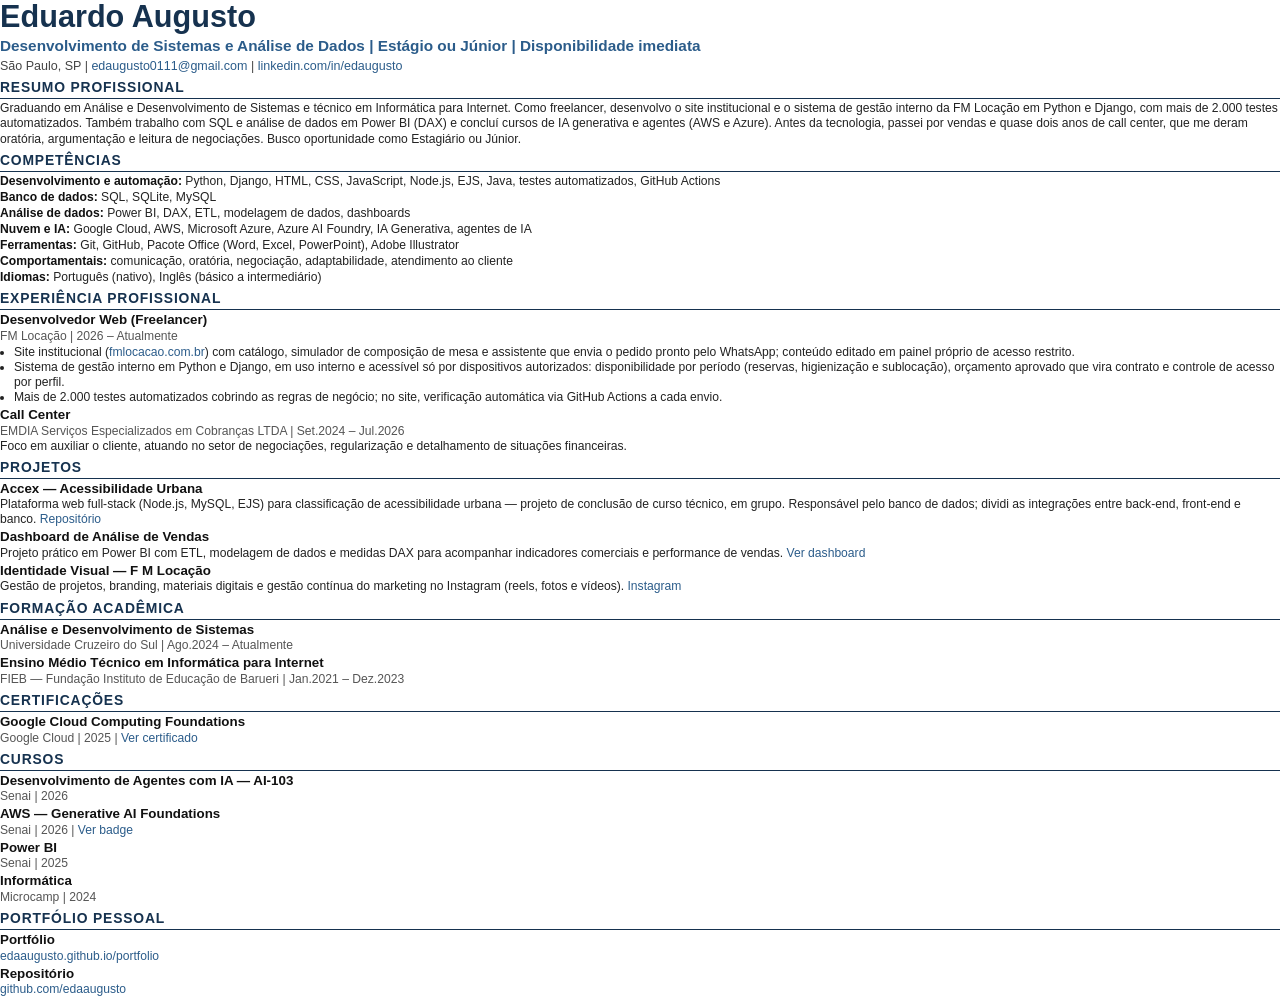
<file: curriculo-fonte/curriculo.html>
<!doctype html>
<html lang="pt-BR">
<head>
<meta charset="UTF-8">
<title>Eduardo Augusto - Currículo</title>
<meta name="author" content="Eduardo Augusto">
<style>
@page{size:A4;margin:7mm 15mm}
*{margin:0;padding:0;box-sizing:border-box}
body{font:9.1pt/1.24 Calibri,Arial,sans-serif;color:#222;font-variant-ligatures:none}
h1{font-size:23pt;line-height:1.1;font-weight:700;color:#16324f}
.role{font-size:11.5pt;font-weight:600;color:#2b5c8a;margin-top:2px}
.links{margin-top:4px;font-size:9.4pt;color:#444}
a{color:#2b5c8a;text-decoration:none}
h2{font-size:10.4pt;font-weight:700;color:#16324f;text-transform:uppercase;letter-spacing:.06em;border-bottom:1.2px solid #16324f;padding-bottom:2px;margin:5px 0 2px}
h3{font-size:10pt;font-weight:700;color:#111}
.item{margin-bottom:2px;break-inside:avoid}
.org{color:#555}
ul{margin:1px 0 0 14px}
.skills p{margin-bottom:1px}
.skills b{color:#111}
</style>
</head>
<body>
<h1>Eduardo Augusto</h1>
<p class="role">Desenvolvimento de Sistemas e Análise de Dados | Estágio ou Júnior | Disponibilidade imediata</p>
<p class="links">São Paulo, SP | <a href="mailto:edaugusto0111@gmail.com">edaugusto0111@gmail.com</a> | <a href="https://www.linkedin.com/in/edaugusto">linkedin.com/in/edaugusto</a></p>

<h2>Resumo Profissional</h2>
<p>Graduando em Análise e Desenvolvimento de Sistemas e técnico em Informática para Internet. Como freelancer, desenvolvo o site institucional e o sistema de gestão interno da FM Locação em Python e Django, com mais de 2.000 testes automatizados. Também trabalho com SQL e análise de dados em Power BI (DAX) e concluí cursos de IA generativa e agentes (AWS e Azure). Antes da tecnologia, passei por vendas e quase dois anos de call center, que me deram oratória, argumentação e leitura de negociações. Busco oportunidade como Estagiário ou Júnior.</p>

<h2>Competências</h2>
<div class="skills">
<p><b>Desenvolvimento e automação:</b> Python, Django, HTML, CSS, JavaScript, Node.js, EJS, Java, testes automatizados, GitHub Actions</p>
<p><b>Banco de dados:</b> SQL, SQLite, MySQL</p>
<p><b>Análise de dados:</b> Power BI, DAX, ETL, modelagem de dados, dashboards</p>
<p><b>Nuvem e IA:</b> Google Cloud, AWS, Microsoft Azure, Azure AI Foundry, IA Generativa, agentes de IA</p>
<p><b>Ferramentas:</b> Git, GitHub, Pacote Office (Word, Excel, PowerPoint), Adobe Illustrator</p>
<p><b>Comportamentais:</b> comunicação, oratória, negociação, adaptabilidade, atendimento ao cliente</p>
<p><b>Idiomas:</b> Português (nativo), Inglês (básico a intermediário)</p>
</div>

<h2>Experiência Profissional</h2>
<div class="item"><h3>Desenvolvedor Web (Freelancer)</h3>
<p class="org">FM Locação | 2026 – Atualmente</p>
<ul>
<li>Site institucional (<a href="https://fmlocacao.com.br">fmlocacao.com.br</a>) com catálogo, simulador de composição de mesa e assistente que envia o pedido pronto pelo WhatsApp; conteúdo editado em painel próprio de acesso restrito.</li>
<li>Sistema de gestão interno em Python e Django, em uso interno e acessível só por dispositivos autorizados: disponibilidade por período (reservas, higienização e sublocação), orçamento aprovado que vira contrato e controle de acesso por perfil.</li>
<li>Mais de 2.000 testes automatizados cobrindo as regras de negócio; no site, verificação automática via GitHub Actions a cada envio.</li>
</ul></div>
<div class="item"><h3>Call Center</h3>
<p class="org">EMDIA Serviços Especializados em Cobranças LTDA | Set.2024 – Jul.2026</p>
<p>Foco em auxiliar o cliente, atuando no setor de negociações, regularização e detalhamento de situações financeiras.</p></div>

<h2>Projetos</h2>
<div class="item"><h3>Accex — Acessibilidade Urbana</h3>
<p>Plataforma web full-stack (Node.js, MySQL, EJS) para classificação de acessibilidade urbana — projeto de conclusão de curso técnico, em grupo. Responsável pelo banco de dados; dividi as integrações entre back-end, front-end e banco. <a href="https://github.com/edaaugusto/accex">Repositório</a></p></div>
<div class="item"><h3>Dashboard de Análise de Vendas</h3>
<p>Projeto prático em Power BI com ETL, modelagem de dados e medidas DAX para acompanhar indicadores comerciais e performance de vendas. <a href="https://app.powerbi.com/view?r=eyJrIjoiZWFlZWM5ZGMtMTE4Zi00NDQwLThkY2EtYmQxMWYzN2IxNjc5IiwidCI6ImIxMDUxYzRiLTNiOTQtNDFhYi05NDQxLWU3M2E3MjM0MmZkZCJ9">Ver dashboard</a></p></div>
<div class="item"><h3>Identidade Visual — F M Locação</h3>
<p>Gestão de projetos, branding, materiais digitais e gestão contínua do marketing no Instagram (reels, fotos e vídeos). <a href="https://www.instagram.com/fmlocacao">Instagram</a></p></div>

<h2>Formação Acadêmica</h2>
<div class="item"><h3>Análise e Desenvolvimento de Sistemas</h3>
<p class="org">Universidade Cruzeiro do Sul | Ago.2024 – Atualmente</p></div>
<div class="item"><h3>Ensino Médio Técnico em Informática para Internet</h3>
<p class="org">FIEB — Fundação Instituto de Educação de Barueri | Jan.2021 – Dez.2023</p></div>

<h2>Certificações</h2>
<div class="item"><h3>Google Cloud Computing Foundations</h3>
<p class="org">Google Cloud | 2025 | <a href="https://www.skills.google/public_profiles/7eddcbe9-1340-4e33-bcc8-31cb21a17556">Ver certificado</a></p></div>

<h2>Cursos</h2>
<div class="item"><h3>Desenvolvimento de Agentes com IA — AI-103</h3>
<p class="org">Senai | 2026</p>
</div>
<div class="item"><h3>AWS — Generative AI Foundations</h3>
<p class="org">Senai | 2026 | <a href="https://www.credly.com/badges/b56936c3-143b-4568-8aef-1e836a293dcb/public_url">Ver badge</a></p>
</div>
<div class="item"><h3>Power BI</h3>
<p class="org">Senai | 2025</p>
</div>
<div class="item"><h3>Informática</h3>
<p class="org">Microcamp | 2024</p>
</div>

<h2>Portfólio Pessoal</h2>
<div class="item"><h3>Portfólio</h3>
<p class="org"><a href="https://edaaugusto.github.io/portfolio/">edaaugusto.github.io/portfolio</a></p></div>
<div class="item"><h3>Repositório</h3>
<p class="org"><a href="https://github.com/edaaugusto">github.com/edaaugusto</a></p></div>
</body>
</html>
</file>
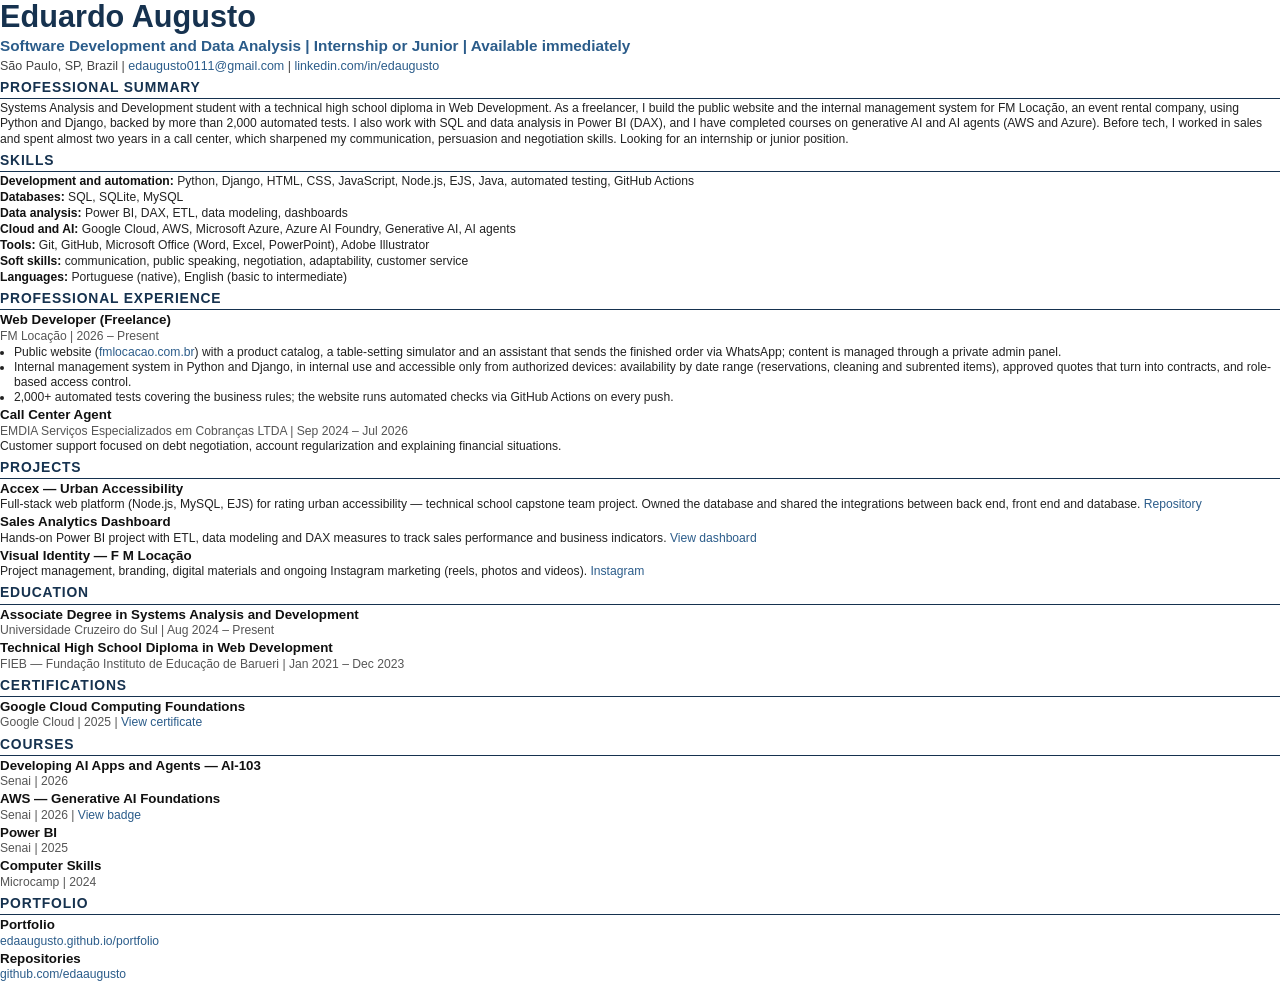
<file: curriculo-fonte/resume-en.html>
<!doctype html>
<html lang="en">
<head>
<meta charset="UTF-8">
<title>Eduardo Augusto - Resume</title>
<meta name="author" content="Eduardo Augusto">
<style>
@page{size:A4;margin:7mm 15mm}
*{margin:0;padding:0;box-sizing:border-box}
body{font:9.1pt/1.24 Calibri,Arial,sans-serif;color:#222;font-variant-ligatures:none}
h1{font-size:23pt;line-height:1.1;font-weight:700;color:#16324f}
.role{font-size:11.5pt;font-weight:600;color:#2b5c8a;margin-top:2px}
.links{margin-top:4px;font-size:9.4pt;color:#444}
a{color:#2b5c8a;text-decoration:none}
h2{font-size:10.4pt;font-weight:700;color:#16324f;text-transform:uppercase;letter-spacing:.06em;border-bottom:1.2px solid #16324f;padding-bottom:2px;margin:5px 0 2px}
h3{font-size:10pt;font-weight:700;color:#111}
.item{margin-bottom:2px;break-inside:avoid}
.org{color:#555}
ul{margin:1px 0 0 14px}
.skills p{margin-bottom:1px}
.skills b{color:#111}
</style>
</head>
<body>
<h1>Eduardo Augusto</h1>
<p class="role">Software Development and Data Analysis | Internship or Junior | Available immediately</p>
<p class="links">São Paulo, SP, Brazil | <a href="mailto:edaugusto0111@gmail.com">edaugusto0111@gmail.com</a> | <a href="https://www.linkedin.com/in/edaugusto">linkedin.com/in/edaugusto</a></p>

<h2>Professional Summary</h2>
<p>Systems Analysis and Development student with a technical high school diploma in Web Development. As a freelancer, I build the public website and the internal management system for FM Locação, an event rental company, using Python and Django, backed by more than 2,000 automated tests. I also work with SQL and data analysis in Power BI (DAX), and I have completed courses on generative AI and AI agents (AWS and Azure). Before tech, I worked in sales and spent almost two years in a call center, which sharpened my communication, persuasion and negotiation skills. Looking for an internship or junior position.</p>

<h2>Skills</h2>
<div class="skills">
<p><b>Development and automation:</b> Python, Django, HTML, CSS, JavaScript, Node.js, EJS, Java, automated testing, GitHub Actions</p>
<p><b>Databases:</b> SQL, SQLite, MySQL</p>
<p><b>Data analysis:</b> Power BI, DAX, ETL, data modeling, dashboards</p>
<p><b>Cloud and AI:</b> Google Cloud, AWS, Microsoft Azure, Azure AI Foundry, Generative AI, AI agents</p>
<p><b>Tools:</b> Git, GitHub, Microsoft Office (Word, Excel, PowerPoint), Adobe Illustrator</p>
<p><b>Soft skills:</b> communication, public speaking, negotiation, adaptability, customer service</p>
<p><b>Languages:</b> Portuguese (native), English (basic to intermediate)</p>
</div>

<h2>Professional Experience</h2>
<div class="item"><h3>Web Developer (Freelance)</h3>
<p class="org">FM Locação | 2026 – Present</p>
<ul>
<li>Public website (<a href="https://fmlocacao.com.br">fmlocacao.com.br</a>) with a product catalog, a table-setting simulator and an assistant that sends the finished order via WhatsApp; content is managed through a private admin panel.</li>
<li>Internal management system in Python and Django, in internal use and accessible only from authorized devices: availability by date range (reservations, cleaning and subrented items), approved quotes that turn into contracts, and role-based access control.</li>
<li>2,000+ automated tests covering the business rules; the website runs automated checks via GitHub Actions on every push.</li>
</ul></div>
<div class="item"><h3>Call Center Agent</h3>
<p class="org">EMDIA Serviços Especializados em Cobranças LTDA | Sep 2024 – Jul 2026</p>
<p>Customer support focused on debt negotiation, account regularization and explaining financial situations.</p></div>

<h2>Projects</h2>
<div class="item"><h3>Accex — Urban Accessibility</h3>
<p>Full-stack web platform (Node.js, MySQL, EJS) for rating urban accessibility — technical school capstone team project. Owned the database and shared the integrations between back end, front end and database. <a href="https://github.com/edaaugusto/accex">Repository</a></p></div>
<div class="item"><h3>Sales Analytics Dashboard</h3>
<p>Hands-on Power BI project with ETL, data modeling and DAX measures to track sales performance and business indicators. <a href="https://app.powerbi.com/view?r=eyJrIjoiZWFlZWM5ZGMtMTE4Zi00NDQwLThkY2EtYmQxMWYzN2IxNjc5IiwidCI6ImIxMDUxYzRiLTNiOTQtNDFhYi05NDQxLWU3M2E3MjM0MmZkZCJ9">View dashboard</a></p></div>
<div class="item"><h3>Visual Identity — F M Locação</h3>
<p>Project management, branding, digital materials and ongoing Instagram marketing (reels, photos and videos). <a href="https://www.instagram.com/fmlocacao">Instagram</a></p></div>

<h2>Education</h2>
<div class="item"><h3>Associate Degree in Systems Analysis and Development</h3>
<p class="org">Universidade Cruzeiro do Sul | Aug 2024 – Present</p></div>
<div class="item"><h3>Technical High School Diploma in Web Development</h3>
<p class="org">FIEB — Fundação Instituto de Educação de Barueri | Jan 2021 – Dec 2023</p></div>

<h2>Certifications</h2>
<div class="item"><h3>Google Cloud Computing Foundations</h3>
<p class="org">Google Cloud | 2025 | <a href="https://www.skills.google/public_profiles/7eddcbe9-1340-4e33-bcc8-31cb21a17556">View certificate</a></p></div>

<h2>Courses</h2>
<div class="item"><h3>Developing AI Apps and Agents — AI-103</h3>
<p class="org">Senai | 2026</p></div>
<div class="item"><h3>AWS — Generative AI Foundations</h3>
<p class="org">Senai | 2026 | <a href="https://www.credly.com/badges/b56936c3-143b-4568-8aef-1e836a293dcb/public_url">View badge</a></p></div>
<div class="item"><h3>Power BI</h3>
<p class="org">Senai | 2025</p></div>
<div class="item"><h3>Computer Skills</h3>
<p class="org">Microcamp | 2024</p></div>

<h2>Portfolio</h2>
<div class="item"><h3>Portfolio</h3>
<p class="org"><a href="https://edaaugusto.github.io/portfolio/?lang=en">edaaugusto.github.io/portfolio</a></p></div>
<div class="item"><h3>Repositories</h3>
<p class="org"><a href="https://github.com/edaaugusto">github.com/edaaugusto</a></p></div>
</body>
</html>
</file>
<file: css/style.css>
/* ============================================================ */
/* 1. DESIGN TOKENS (Dark-first)                                */
/* ============================================================ */
:root{
  --bg-base:#09090b; --bg-soft:#18181b;
  --text-main:#f4f4f5; --text-muted:#a1a1aa;
  --primary:#FACC15; --primary-glow:rgba(250,204,21,.15); --secondary:#EAB308;
  --card-bg:rgba(24,24,27,.65); --glass:rgba(255,255,255,.03);
  --border-light:rgba(255,255,255,.08); --border-hover:rgba(250,204,21,.3);
  --radius:16px;
  --shadow-base:0 8px 30px rgba(0,0,0,.5);
  --shadow-hover:0 20px 40px rgba(0,0,0,.8);
  --grid-color:rgba(255,255,255,.03);
  --ease-spring:cubic-bezier(.175,.885,.32,1.275);
  --ease-out:cubic-bezier(.165,.84,.44,1);
}
:root[data-theme="light"]{
  --bg-base:#fafafa; --bg-soft:#ffffff;
  --text-main:#09090b; --text-muted:#52525b;
  --primary:#eab308; --primary-glow:rgba(234,179,8,.15);
  --card-bg:rgba(255,255,255,.8); --glass:rgba(0,0,0,.02);
  --border-light:rgba(0,0,0,.08); --border-hover:rgba(234,179,8,.4);
  --grid-color:rgba(0,0,0,.03);
  --shadow-base:0 4px 20px -8px rgba(0,0,0,.08);
  --shadow-hover:0 20px 40px -12px rgba(0,0,0,.18);
}

/* ============================================================ */
/* 2. RESET / BASE / A11Y                                       */
/* ============================================================ */
*{box-sizing:border-box;margin:0;padding:0}
html{scroll-behavior:smooth;scroll-padding-top:100px}
body{
  background-color:var(--bg-base);
  background-image:
    radial-gradient(ellipse 80% 50% at 50% -20%, var(--primary-glow), transparent),
    linear-gradient(var(--grid-color) 1px, transparent 1px),
    linear-gradient(90deg, var(--grid-color) 1px, transparent 1px);
  background-size:100% 100%,40px 40px,40px 40px;
  background-position:top center,center center,center center;
  background-attachment:fixed;
  color:var(--text-main);
  font-family:'Inter',-apple-system,BlinkMacSystemFont,"Segoe UI",Roboto,Helvetica,Arial,sans-serif;
  line-height:1.6; overflow-x:hidden;
  -webkit-font-smoothing:antialiased; -moz-osx-font-smoothing:grayscale;
  transition:background-color .4s ease,color .4s ease;
}
:focus:not(:focus-visible){outline:none}
:focus-visible{outline:2px solid var(--primary);outline-offset:4px;border-radius:4px}
::-webkit-scrollbar{width:8px}
::-webkit-scrollbar-track{background:var(--bg-base)}
::-webkit-scrollbar-thumb{background:#3f3f46;border-radius:10px;border:2px solid var(--bg-base)}
::-webkit-scrollbar-thumb:hover{background:var(--primary)}
::selection{background:var(--primary);color:#000}
.container{width:min(1100px,92%);margin:0 auto}
img{max-width:100%;display:block}

/* ============================================================ */
/* 3. TIPOGRAFIA FLUIDA                                         */
/* ============================================================ */
h1,h2,h3{letter-spacing:-.03em;text-wrap:balance;display:block;margin-top:0}
h1{
  font-size:clamp(2.5rem,6vw,4.2rem); font-weight:800; line-height:1.1; margin-bottom:24px;
  background:linear-gradient(to right bottom,#ffffff 20%,#a1a1aa);
  -webkit-background-clip:text;background-clip:text;-webkit-text-fill-color:transparent;
}
:root[data-theme="light"] h1{background:linear-gradient(to right bottom,#09090b 20%,#52525b);-webkit-background-clip:text;background-clip:text}
h2{font-size:clamp(1.75rem,4vw,2.5rem);font-weight:700;line-height:1.2;margin-bottom:16px}
.sub{font-size:1.125rem;color:var(--text-muted);display:block;margin-bottom:48px;line-height:1.6}
.section{padding:80px 0}
.section h2,.section .sub{text-align:center}

/* ============================================================ */
/* 4. NAVBAR                                                    */
/* ============================================================ */
.navbar{
  position:sticky;top:0;z-index:100;
  background:color-mix(in srgb,var(--bg-base) 80%,transparent);
  backdrop-filter:blur(20px);-webkit-backdrop-filter:blur(20px);
  border-bottom:1px solid var(--border-light);
  box-shadow:0 4px 30px rgba(0,0,0,.1);
  transition:all .3s ease;
}
.navbar .inner{display:flex;align-items:center;padding:16px 0}
.brand{display:inline-flex;text-decoration:none}
.brand .logo{width:36px;height:36px;transition:transform .4s var(--ease-spring)}
.brand:hover .logo{transform:scale(1.15) rotate(8deg)}

.nav-links{display:flex;gap:28px;align-items:center;margin-left:auto}
.nav-links a{position:relative;color:var(--text-muted);text-decoration:none;font-weight:500;font-size:.95rem;transition:color .3s ease}
.nav-links a:hover,.nav-links a.active{color:var(--text-main)}
.nav-links a::after{
  content:"";position:absolute;left:50%;bottom:-4px;width:4px;height:4px;border-radius:50%;
  background:var(--primary);transform:translateX(-50%) scale(0);
  transition:transform .3s var(--ease-spring);
}
.nav-links a:hover::after,.nav-links a.active::after{transform:translateX(-50%) scale(1)}

#lang-toggle{padding:6px 12px!important;margin-left:16px;font-family:'JetBrains Mono',monospace;font-size:.8rem}

.theme-toggle{
  position:relative;width:40px;height:40px;display:inline-flex;align-items:center;justify-content:center;
  margin-left:20px;background:none;border:none;cursor:pointer;color:var(--text-main);
  border-radius:10px;transition:background .3s ease;
}
.theme-toggle:hover{background:var(--glass);color:var(--primary)}
.theme-toggle svg{position:absolute;inset:0;margin:auto;width:22px;height:22px;transition:opacity .3s ease,transform .5s cubic-bezier(.2,.8,.2,1)}
.theme-toggle .sun{opacity:1;transform:rotate(0)}
.theme-toggle .moon{opacity:0;transform:rotate(-90deg)}
:root[data-theme="light"] .theme-toggle .sun{opacity:0;transform:rotate(90deg)}
:root[data-theme="light"] .theme-toggle .moon{opacity:1;transform:rotate(0)}
:root[data-theme="light"] .theme-toggle{color:#111}

.nav-toggle{display:none;background:transparent;border:0;padding:8px 12px;border-radius:12px;color:var(--text-main);cursor:pointer}
.nav-toggle svg{width:24px;height:24px;stroke:currentColor}

@media (max-width:820px){
  .nav-toggle{display:flex;align-items:center;justify-content:center;background:var(--glass);border:1px solid var(--border-light)}
  #lang-toggle{margin-left:auto}
  .theme-toggle{margin-left:8px;margin-right:12px}
  .nav-links{
    position:absolute;top:75px;left:16px;right:16px;
    background:var(--bg-soft);backdrop-filter:blur(24px);-webkit-backdrop-filter:blur(24px);
    border:1px solid var(--border-light);border-radius:20px;padding:24px;
    flex-direction:column;gap:20px;box-shadow:var(--shadow-hover);
    opacity:0;visibility:hidden;transform:translateY(-10px);
    transition:all .4s var(--ease-spring);margin-left:0;
  }
  .nav-links.open{opacity:1;visibility:visible;transform:translateY(0)}
}

/* ============================================================ */
/* 5. GRIDS                                                     */
/* ============================================================ */
.grid{display:grid;gap:24px}
.grid.cards{grid-template-columns:repeat(auto-fill,minmax(320px,1fr));gap:32px}
#project-filters{margin-bottom:48px;display:flex;justify-content:center;gap:12px;flex-wrap:wrap}

/* ============================================================ */
/* 6. CARD COM SPOTLIGHT                                        */
/* ============================================================ */
.card{
  position:relative;background:var(--card-bg);
  backdrop-filter:blur(16px);-webkit-backdrop-filter:blur(16px);
  border:1px solid var(--border-light);border-radius:var(--radius);
  padding:32px;box-shadow:var(--shadow-base);
  display:flex;flex-direction:column;gap:20px;
  justify-content:flex-start;align-items:stretch;overflow:hidden;
  transition:transform .4s var(--ease-spring),border-color .4s ease,box-shadow .4s ease,opacity .4s ease;
  will-change:transform;
}
.card::before{
  content:"";position:absolute;inset:0;z-index:0;pointer-events:none;opacity:0;
  background:radial-gradient(600px circle at var(--mx,50%) var(--my,50%),rgba(250,204,21,.08),transparent 40%);
  transition:opacity .5s ease;
}
.card:hover{transform:translateY(-8px);border-color:var(--border-hover);box-shadow:var(--shadow-hover),inset 0 1px 0 rgba(255,255,255,.1)}
.card:hover::before{opacity:1}
.card>*{position:relative;z-index:1;margin:0}
.card h3{font-size:1.4rem;font-weight:800;color:var(--text-main);line-height:1.3}
.card strong{font-size:1.15rem;font-weight:800;color:var(--text-main)}
.card p{color:var(--text-muted);font-size:.95rem;line-height:1.6;flex-grow:1}
.card .btn,.card .actions{margin-top:auto;align-self:flex-start}

.project-card .thumb{
  width:100%;height:200px;border-radius:12px;border:1px solid var(--border-light);
  transition:transform .6s var(--ease-out);
  display:flex;align-items:center;justify-content:center;
  font-family:'JetBrains Mono',monospace;font-size:.8rem;color:rgba(255,255,255,.75);
  letter-spacing:.08em;text-transform:uppercase;
}
.project-card:hover .thumb{transform:scale(1.03)}
.project-meta{display:flex;gap:8px;flex-wrap:wrap}

.stack-list{list-style:none;display:flex;flex-direction:column;gap:8px;font-size:.95rem;color:var(--text-muted)}
.stack-list li{display:flex;align-items:center;gap:10px}

/* ============================================================ */
/* 7. BOTÕES                                                    */
/* ============================================================ */
.actions{display:flex;gap:16px;flex-wrap:wrap}
.section .actions{justify-content:center}
.project-actions{margin-top:48px}

.btn{
  display:inline-flex;align-items:center;justify-content:center;gap:8px;
  padding:12px 28px;font-weight:600;font-size:.95rem;border-radius:12px;
  font-family:inherit;text-decoration:none;cursor:pointer;
  transition:all .3s var(--ease-spring);
  border:1px solid transparent;overflow:hidden;position:relative;
}
.btn::after{
  content:"";position:absolute;inset:0;pointer-events:none;opacity:0;
  background:radial-gradient(120px circle at var(--mx,50%) var(--my,50%),rgba(255,255,255,.25),transparent 60%);
  transition:opacity .3s ease;
}
.btn:hover::after{opacity:1}

.btn:not(.secondary):not(.light){background:var(--primary);color:#000;box-shadow:0 4px 14px var(--primary-glow)}
.btn:not(.secondary):not(.light):hover{transform:translateY(-3px);box-shadow:0 8px 24px rgba(250,204,21,.4);background:#fde047}

.btn.secondary{background:var(--glass);color:var(--text-main);border:1px solid var(--border-light)}
.btn.secondary:hover{background:rgba(255,255,255,.05);border-color:var(--primary);transform:translateY(-3px)}
.btn.secondary.active{border-color:var(--primary);color:var(--primary);background:var(--primary-glow)}

.btn.light{background:#fff;color:#111;border-color:#fff}
.btn.light:hover{transform:translateY(-3px);box-shadow:0 8px 20px rgba(255,255,255,.15)}

:root[data-theme="light"] .btn.secondary{background:transparent;color:var(--text-main);border-color:#d4d4d8}
:root[data-theme="light"] .btn.secondary:hover{border-color:var(--text-main)}
:root[data-theme="light"] .btn.light{background:#111;color:#fff;border-color:#111}

/* estado disabled (adição ao original) */
.btn[disabled],.btn[aria-disabled="true"]{opacity:.45;cursor:not-allowed;pointer-events:none;filter:grayscale(.4);box-shadow:none;transform:none}

/* ============================================================ */
/* 8. TAGS / KPIs                                               */
/* ============================================================ */
.tag{
  font-family:'JetBrains Mono',monospace;font-size:.75rem;padding:6px 12px;border-radius:6px;
  background:var(--glass);border:1px solid var(--border-light);color:var(--text-muted);
}
.tag.skill{display:inline-flex;align-items:center;gap:8px;color:var(--text-main)}
.tag.skill::before{content:"";width:8px;height:8px;border-radius:50%;background:var(--pin,var(--text-muted));box-shadow:0 0 10px var(--pin,transparent)}

.kpis{display:flex;gap:12px;flex-wrap:wrap;margin-top:16px;margin-bottom:24px}
.kpi{
  padding:8px 18px;background:var(--glass);backdrop-filter:blur(12px);
  border:1px solid var(--border-light);border-radius:999px;
  font-family:'JetBrains Mono',monospace;font-size:.85rem;color:var(--text-main);
  box-shadow:inset 0 1px 0 rgba(255,255,255,.05);transition:all .3s ease;cursor:default;
}
.kpi:hover{border-color:var(--primary);color:var(--primary);background:var(--primary-glow);transform:translateY(-2px)}

.indentificador.Java{--pin:#f89820} .indentificador.Docker{--pin:#2496ED}
.indentificador.Kubernetes{--pin:#326CE5} .indentificador.PostgreSQL{--pin:#336791}
.indentificador.Node{--pin:#339933} .indentificador.Prisma{--pin:#0C344B}
.indentificador.Python{--pin:#3776AB} .indentificador.FastAPI{--pin:#009688}
.indentificador.React{--pin:#61DAFB} .indentificador.TypeScript{--pin:#3178C6}
.indentificador.AWS{--pin:#FF9900} .indentificador.Micro{--pin:#FF4F8B}
.indentificador.JavaScript{--pin:#F7DF1E}

/* ============================================================ */
/* 9. HERO + KEYFRAMES                                          */
/* ============================================================ */
.hero{padding:40px 0 60px;display:grid;grid-template-columns:1fr 400px;gap:60px;align-items:center;min-height:85vh}
.hero .intro p{color:var(--text-muted);font-size:1.1rem}
.hero-ctas{display:flex;gap:16px;margin-top:32px;flex-wrap:wrap}

@keyframes morph{
  0%{border-radius:40% 60% 70% 30%/40% 40% 60% 50%}
  34%{border-radius:70% 30% 50% 50%/30% 30% 70% 70%}
  67%{border-radius:100% 60% 60% 100%/100% 100% 60% 60%}
  100%{border-radius:40% 60% 70% 30%/40% 40% 60% 50%}
}
@keyframes pulse{0%,100%{opacity:1;transform:scale(1)}50%{opacity:.4;transform:scale(.8)}}

.hero .avatar{
  width:260px;height:260px;padding:8px;border:1px solid var(--border-light);
  background:linear-gradient(135deg,var(--primary-glow),transparent);
  box-shadow:inset 0 0 20px rgba(255,255,255,.05),var(--shadow-hover);
  margin:0 auto 32px;overflow:hidden;animation:morph 8s ease-in-out infinite;
}
.hero .avatar .photo{
  width:100%;height:100%;border-radius:inherit;
  background:linear-gradient(140deg,#27272a,#3f3f46 45%,#18181b);
  display:flex;align-items:center;justify-content:center;
  font-size:3.5rem;font-weight:800;color:var(--primary);letter-spacing:-.05em;
}
.pulse-dot{width:8px;height:8px;border-radius:50%;background:#3ECF8E;box-shadow:0 0 10px #3ECF8E;animation:pulse 2s ease-in-out infinite}

@media (max-width:900px){
  .hero{grid-template-columns:1fr;gap:40px;padding-top:60px}
  .hero .avatar{margin:0 auto 24px;width:220px;height:220px}
}
@media (max-width:768px){
  .hero{text-align:center}
  .hero .intro p{margin:0 auto 32px}
  .hero-side{grid-row:1}
  .actions,.kpis,.hero-ctas{justify-content:center}
  .stack-list li{justify-content:center}
}

/* ============================================================ */
/* 10. FORMS                                                    */
/* ============================================================ */
.contact-grid{display:grid;gap:28px}
@media (min-width:800px){.contact-grid{grid-template-columns:repeat(2,minmax(0,1fr));align-items:stretch}}
.contact-card{height:100%}
.contact-card .content{display:grid;gap:12px}
.contact-card .desc{color:var(--text-muted);font-size:.95rem}
.contact-card .actions{margin-top:auto;width:100%}
.contact-card .btn{width:100%;justify-content:center}

.field{display:flex;flex-direction:column;gap:8px;margin-bottom:14px}
label{font-size:.9rem;font-weight:600;color:var(--text-muted)}
input,textarea{
  background:rgba(0,0,0,.3);color:var(--text-main);
  border:1px solid var(--border-light);border-radius:12px;padding:16px;
  font-family:inherit;font-size:1rem;transition:all .3s ease;
  box-shadow:inset 0 2px 4px rgba(0,0,0,.2);resize:vertical;
}
:root[data-theme="light"] input,:root[data-theme="light"] textarea{background:rgba(0,0,0,.03);box-shadow:none}
input:focus,textarea:focus{outline:none;background:rgba(0,0,0,.5);border-color:var(--primary);box-shadow:0 0 0 4px var(--primary-glow),inset 0 2px 4px rgba(0,0,0,.2)}
:root[data-theme="light"] input:focus,:root[data-theme="light"] textarea:focus{background:#fff}
input[aria-invalid="true"],textarea[aria-invalid="true"]{border-color:#ef4444}

.status{width:100%;display:flex;flex-direction:column;gap:12px;margin-top:16px}
.success,.error{display:none;padding:16px;border-radius:12px;font-weight:600;font-size:.95rem;text-align:center;width:100%}
.success{background:rgba(62,207,142,.15);color:#3ECF8E;border:1px solid rgba(62,207,142,.3)}
.error{background:rgba(239,68,68,.15);color:#ef4444;border:1px solid rgba(239,68,68,.3)}

/* ============================================================ */
/* 11. FOOTER                                                   */
/* ============================================================ */
.footer{padding:60px 0 30px;margin-top:60px;border-top:1px solid var(--border-light);background:linear-gradient(to bottom,transparent,rgba(0,0,0,.4))}
.footer .top{display:grid;grid-template-columns:2fr 1fr 1fr;gap:40px}
.footer .cta h3{font-size:2.2rem;margin-bottom:12px}
.footer .cta p{color:var(--text-muted)}
.footer .sitemap{display:flex;flex-direction:column;gap:12px}
.footer .sitemap a{color:var(--text-muted);text-decoration:none;transition:color .2s}
.footer .sitemap a:hover{color:var(--primary)}
.social{display:flex;gap:16px;align-items:center;justify-self:end}
.social a{width:48px;height:48px;display:flex;align-items:center;justify-content:center;border-radius:50%;background:var(--glass);border:1px solid var(--border-light);color:var(--text-main);transition:all .3s var(--ease-spring)}
.social a svg{width:22px;height:22px;fill:currentColor}
.social a:hover{background:var(--primary);color:#000;transform:translateY(-6px) scale(1.1);box-shadow:0 10px 20px var(--primary-glow)}
.footer .bottom{margin-top:40px;padding-top:24px;border-top:1px solid var(--border-light);display:flex;justify-content:space-between;align-items:center;color:var(--text-muted);font-size:.9rem;flex-wrap:wrap;gap:16px}
.footer .bottom a.back-top{
  display:inline-flex;align-items:center;gap:8px;padding:8px 20px;
  background:var(--glass);border:1px solid var(--border-light);border-radius:999px;
  color:var(--text-main);text-decoration:none;font-weight:600;font-size:.85rem;
  transition:all .3s var(--ease-spring);
}
.footer .bottom a.back-top::after{content:"↑";font-size:1.2rem;line-height:1;transition:transform .3s ease}
.footer .bottom a.back-top:hover{background:var(--primary);color:#000;border-color:var(--primary);transform:translateY(-4px);box-shadow:0 8px 20px var(--primary-glow)}
.footer .bottom a.back-top:hover::after{transform:translateY(-3px)}
@media (max-width:768px){
  .footer .top{grid-template-columns:1fr;text-align:center;gap:40px}
  .footer .social{justify-content:center;justify-self:center}
  .footer .bottom{flex-direction:column;text-align:center}
}

/* ============================================================ */
/* 12. REVEAL / UTIL / MOTION / PRINT                           */
/* ============================================================ */
.reveal{opacity:0;transform:translateY(40px);transition:opacity .8s var(--ease-out),transform .8s var(--ease-out);will-change:opacity,transform}
.reveal.visible{opacity:1;transform:translateY(0)}
.skip-link{position:absolute;left:-9999px}
.skip-link:focus{left:16px;top:16px;z-index:1000;background:var(--primary);color:#000;padding:12px 24px;border-radius:8px;text-decoration:none;font-weight:700}

@media (prefers-reduced-motion:reduce){
  *{animation:none!important;transition:none!important}
  .reveal{opacity:1;transform:none}
  html{scroll-behavior:auto}
}
@media print{
  body{background:#fff!important;color:#000!important;background-image:none!important}
  .navbar,.footer,.theme-toggle,.skip-link,.nav-toggle,#project-filters{display:none!important}
  .card{box-shadow:none;border:1px solid #ddd;background:transparent!important;color:#000!important;page-break-inside:avoid}
  .card h3,.card p{color:#000!important}
  .tag{border:1px solid #666!important;color:#000!important;background:transparent!important}
  *{-webkit-print-color-adjust:exact!important;print-color-adjust:exact!important}
}
</file>
